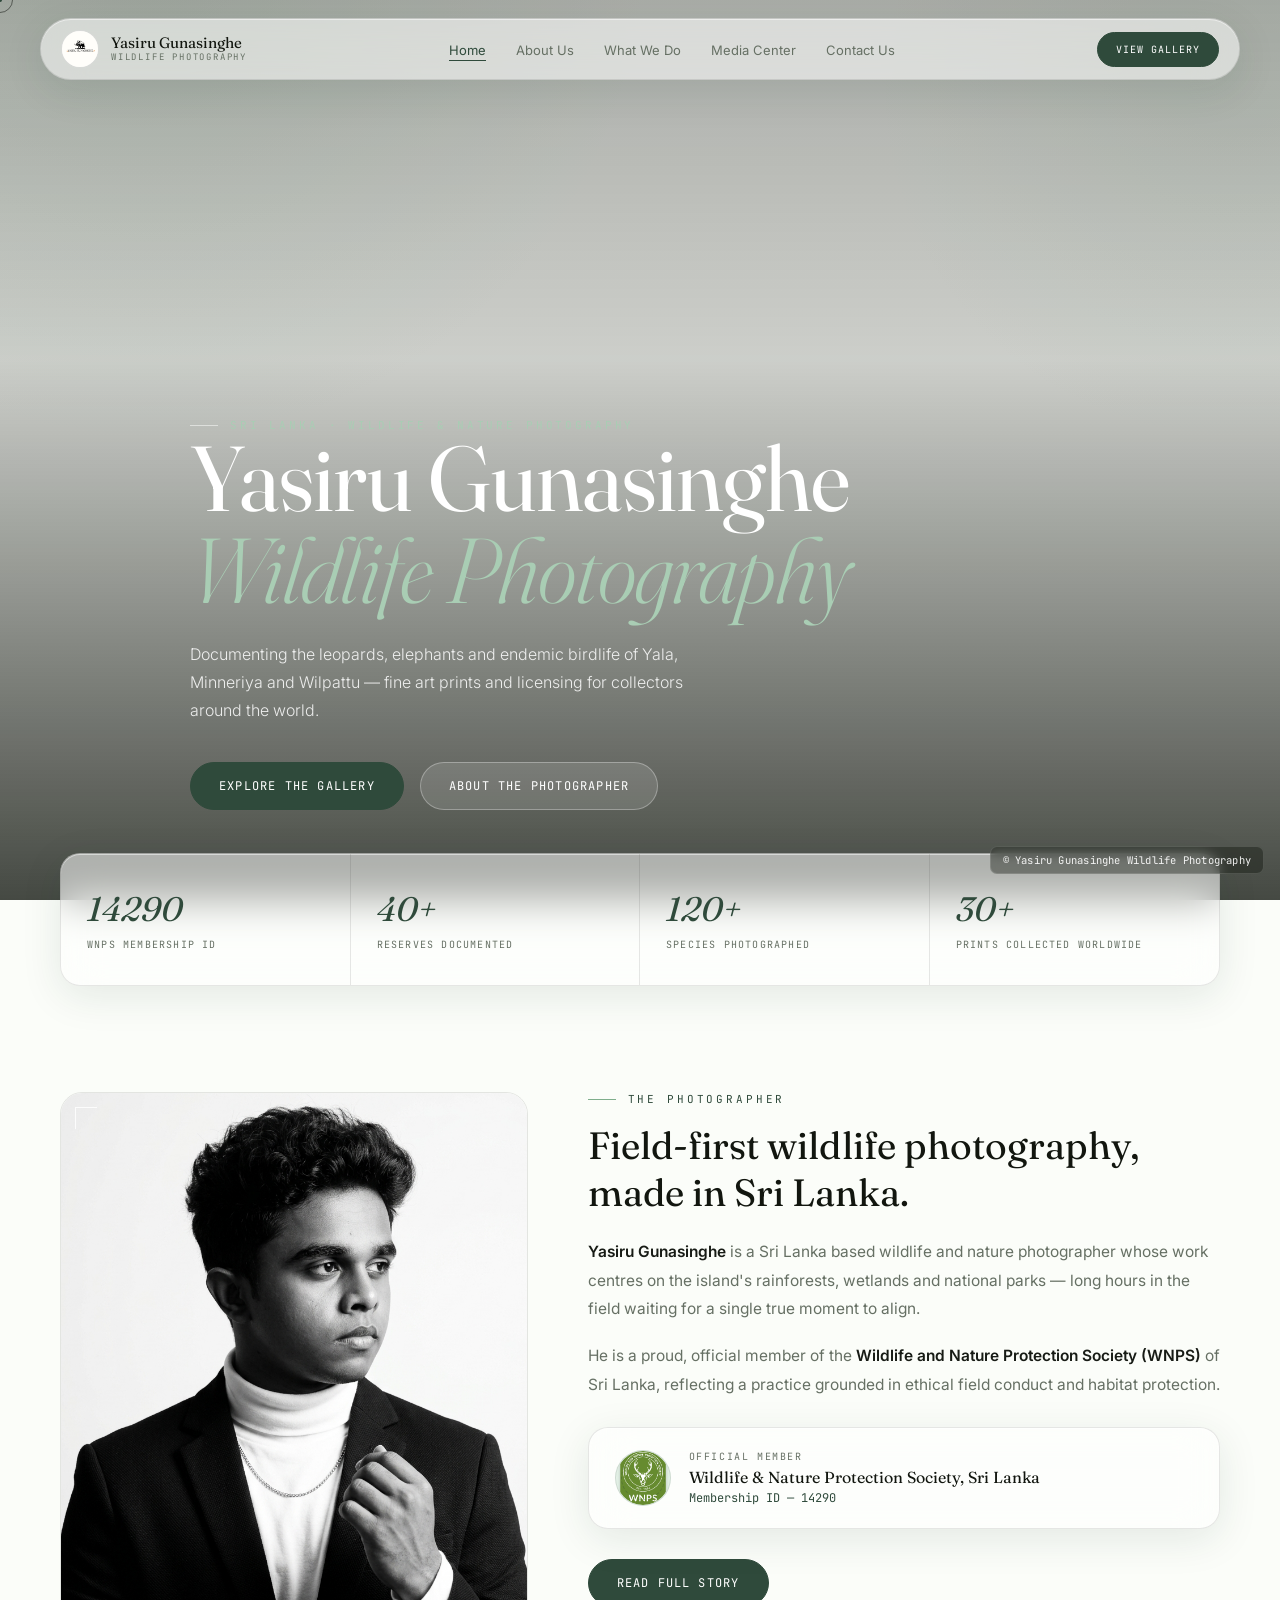
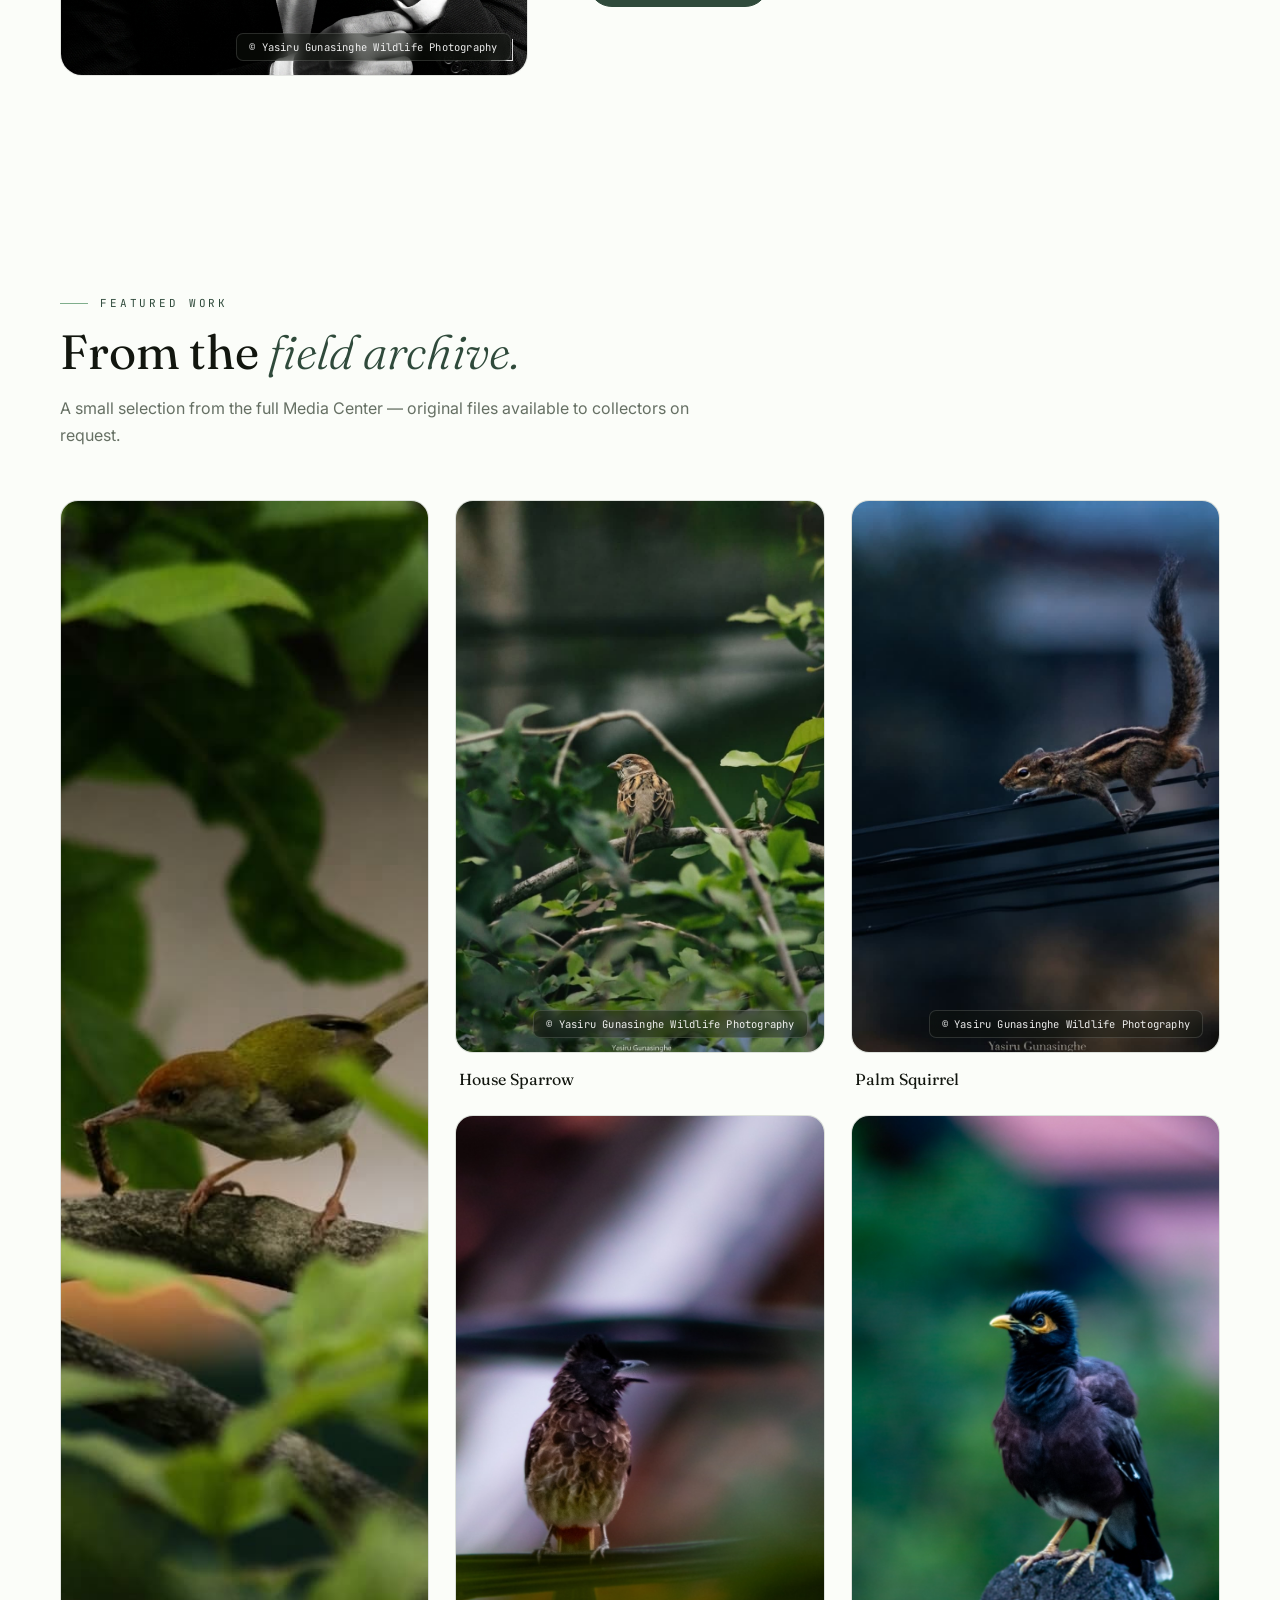
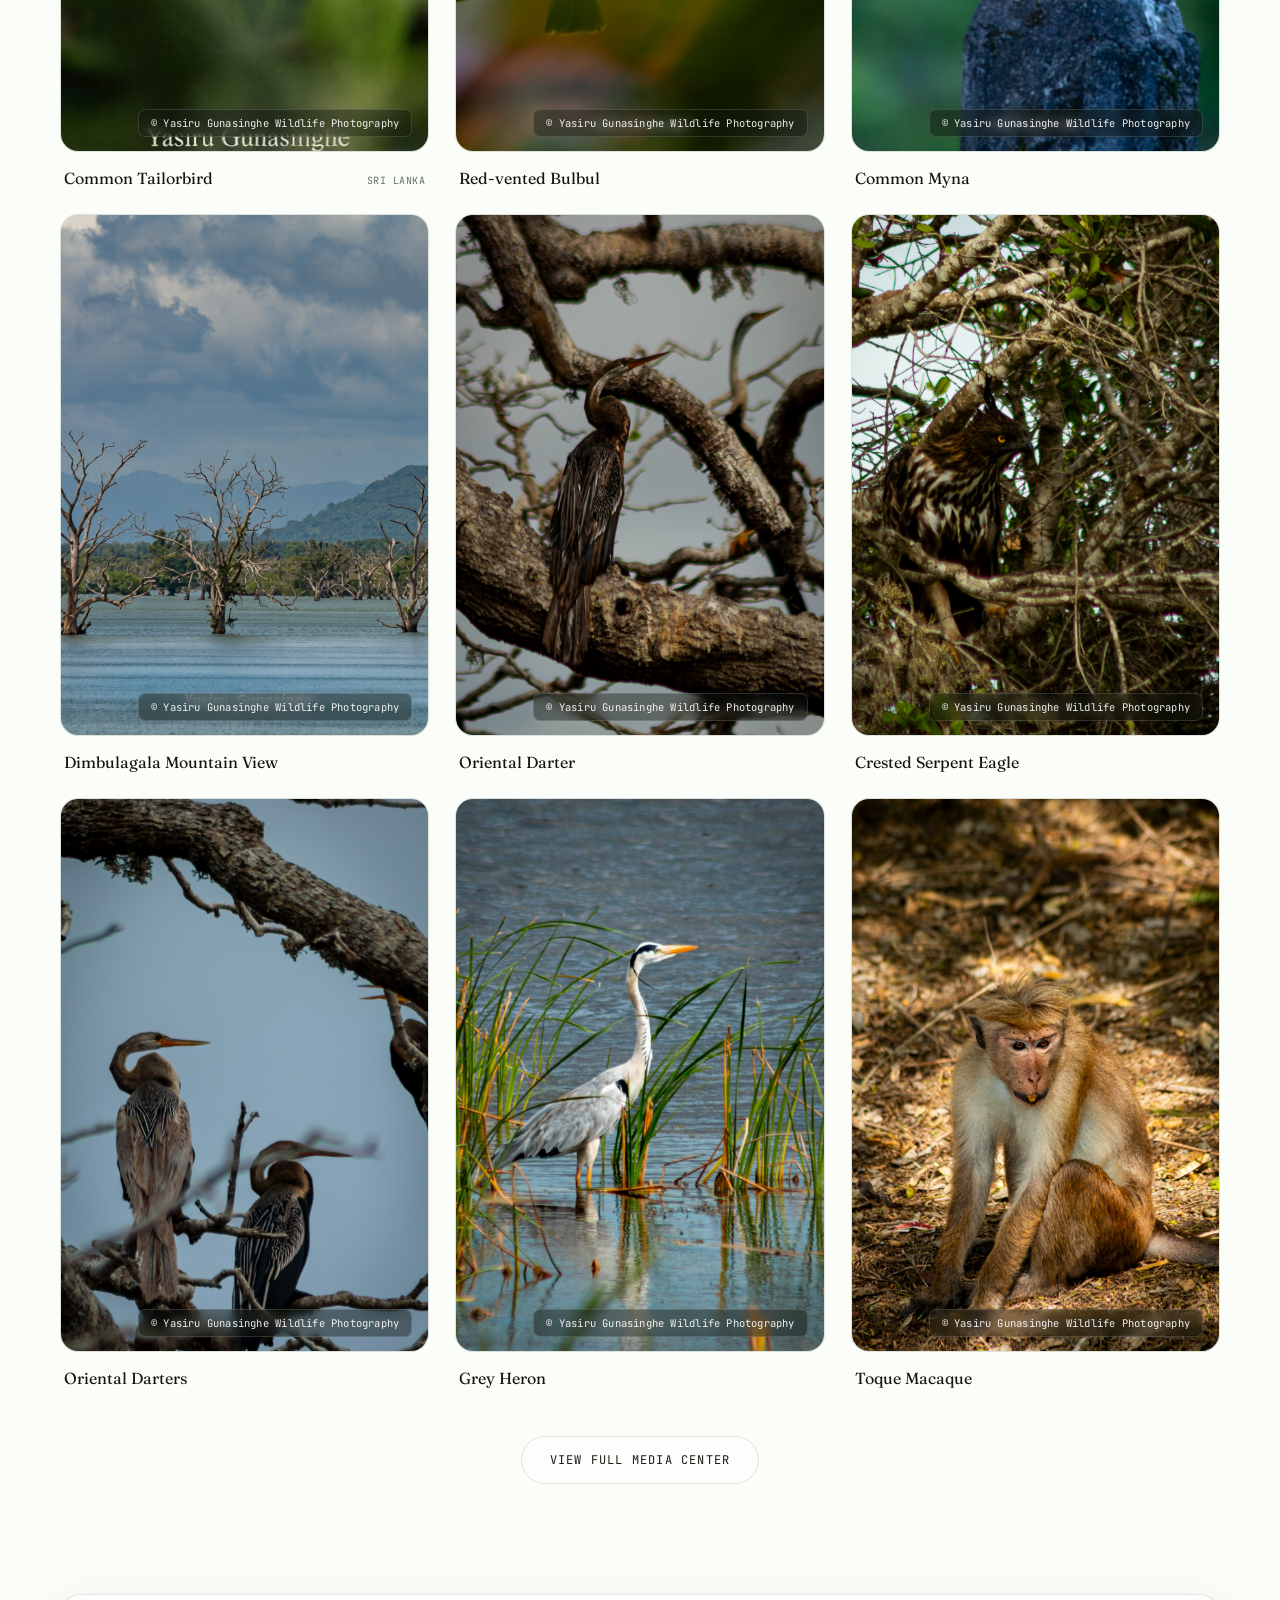
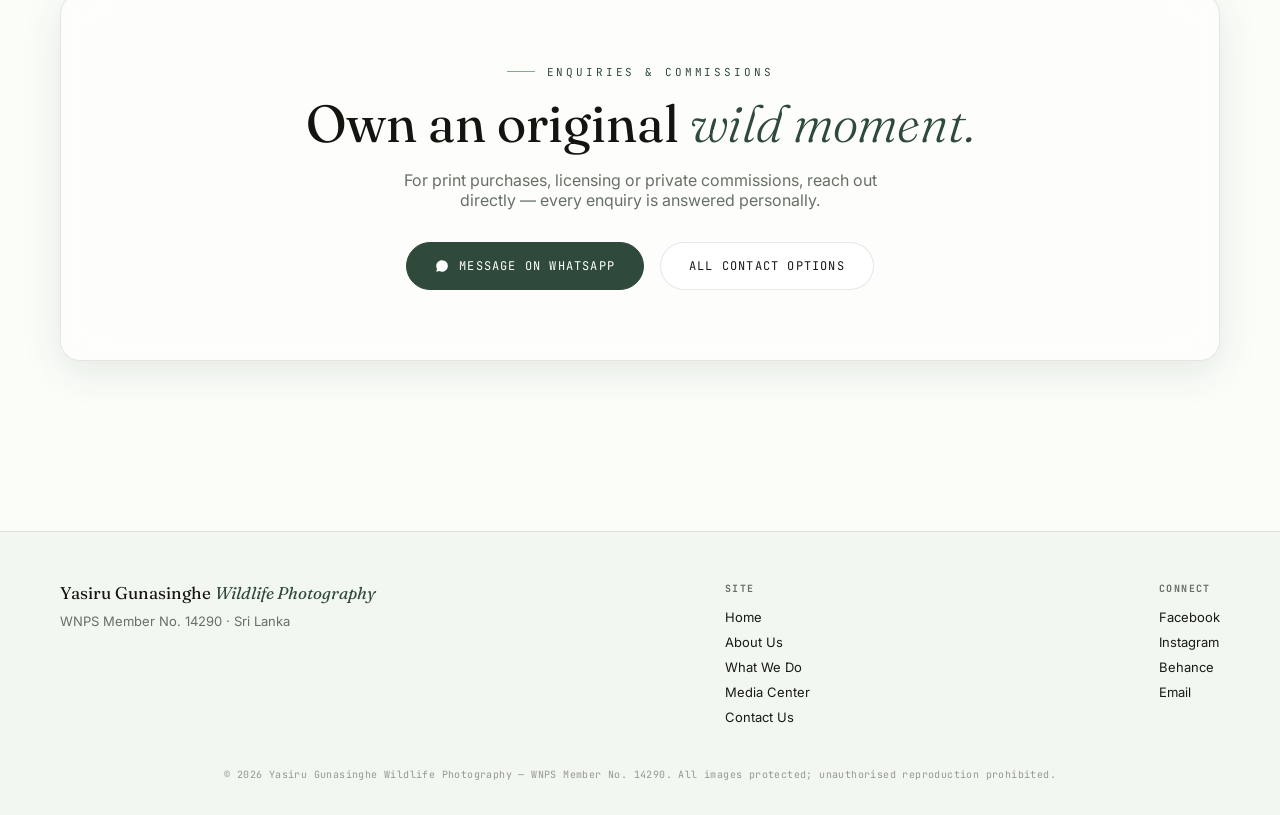
<file: index.html>
<!DOCTYPE html>
<html lang="en">
<head>
<meta charset="UTF-8">
<meta name="viewport" content="width=device-width, initial-scale=1.0">
<title>Yasiru Gunasinghe Wildlife Photography | Sri Lankan Wildlife &amp; Nature Photographer</title>
<meta name="description" content="Fine art wildlife and nature photography by Yasiru Gunasinghe, official WNPS member (ID 14290). Sri Lankan leopards, elephants and birdlife — prints and licensing worldwide.">
<link rel="canonical" href="https://www.yasirugunasinghe.com/index.html">
<link rel="icon" type="image/png" href="Yash Wild Photography logo.jpg">
<link rel="preconnect" href="https://fonts.googleapis.com">
<link rel="preconnect" href="https://fonts.gstatic.com" crossorigin>
<link href="https://fonts.googleapis.com/css2?family=Fraunces:ital,opsz,wght@0,9..144,300;0,9..144,400;0,9..144,500;0,9..144,600;1,9..144,400;1,9..144,500&family=Inter:wght@300;400;500;600&family=JetBrains+Mono:wght@300;400;500&display=swap" rel="stylesheet">
<link rel="stylesheet" href="assets/css/style.css">
  <script async src="https://pagead2.googlesyndication.com/pagead/js/adsbygoogle.js?client=ca-pub-1196212015785900"
     crossorigin="anonymous"></script>
</head>
<!--
  ============================================================================
  EDIT ME: change the WhatsApp number clients message when they hit "Buy Now"
  or any WhatsApp button on the site. Digits only, no + or spaces.
  ============================================================================
-->
<body data-whatsapp-number="14028087890">

<div class="bg-wash"></div>
<div class="cursor-ring" id="cursorRing"></div>
<div class="cursor-dot" id="cursorDot"></div>

<!-- ============================================================
     NAVIGATION — EDIT: brand name, logo image, menu labels/links
     ============================================================ -->
<header>
  <div class="navbar glass">
    <a href="index.html" class="brand">
      <!-- LOGO: replace this block with <img src="assets/img/logo.png" alt="..."> to use your own logo file -->
      <div class="logo-slot"><img src="Yash Wild Photography logo.jpg"></div>
      <div class="brand-name">Yasiru Gunasinghe<span>Wildlife Photography</span></div>
    </a>
    <nav>
      <ul>
        <li><a href="index.html" class="active">Home</a></li>
        <li><a href="about.html">About Us</a></li>
        <li><a href="what-we-do.html">What We Do</a></li>
        <li><a href="gallery.html">Media Center</a></li>
        <li><a href="contact.html">Contact Us</a></li>
      </ul>
    </nav>
    <a href="gallery.html" class="btn small primary">View Gallery</a>
    <button class="nav-toggle" id="navToggle" aria-label="Menu"><span></span></button>
  </div>
</header>

<div class="mobile-menu" id="mobileMenu">
  <a href="index.html" class="active">Home</a>
  <a href="about.html">About Us</a>
  <a href="what-we-do.html">What We Do</a>
  <a href="gallery.html">Media Center</a>
  <a href="contact.html">Contact Us</a>
</div>

<!-- ============================================================
     HERO — EDIT: banner image, eyebrow label, headline, subtext,
     and the two button labels/links. The watermark on this banner
     is added automatically by CSS — nothing to edit for that.
     ============================================================ -->
<section class="hero-bg" style="background-image:url('https://images.unsplash.com/photo-1546182990-dffeafbe841d?q=80&w=1800&auto=format&fit=crop');">
  <div class="hero-content">
    <div class="wrap">
      <div class="eyebrow on-dark">SRI LANKA &middot; WILDLIFE &amp; NATURE PHOTOGRAPHY</div>
      <h1 class="headline">Yasiru Gunasinghe<br><em>Wildlife Photography</em></h1>
      <p class="hero-sub">Documenting the leopards, elephants and endemic birdlife of Yala, Minneriya and Wilpattu — fine art prints and licensing for collectors around the world.</p>
      <div class="hero-actions">
        <a href="gallery.html" class="btn primary">Explore the Gallery</a>
        <a href="about.html" class="btn on-dark">About the Photographer</a>
      </div>
    </div>
  </div>
</section>

<!-- ============================================================
     STATS STRIP — EDIT: the four numbers and their labels
     ============================================================ -->
<div class="wrap reveal" style="margin-top:-1px;position:relative;z-index:3;">
  <div class="stats-strip glass" style="transform:translateY(-46px);">
    <div class="stat"><div class="num">14290</div><div class="lbl">WNPS Membership ID</div></div>
    <div class="stat"><div class="num">40+</div><div class="lbl">Reserves Documented</div></div>
    <div class="stat"><div class="num">120+</div><div class="lbl">Species Photographed</div></div>
    <div class="stat"><div class="num">30+</div><div class="lbl">Prints Collected Worldwide</div></div>
  </div>
</div>

<!-- ============================================================
     ABOUT TEASER — EDIT: portrait image, heading, paragraphs,
     and the WNPS badge icon/text.
     ============================================================ -->
<section class="section-pad" style="padding-top:60px;">
  <div class="wrap">
    <div class="about-grid">
      <div class="reveal">
        <!-- PORTRAIT PHOTO: swap the src to update the photographer's photo -->
        <div class="portrait-frame">
          <img src="Yasiru1.jpg" alt="Portrait of Yasiru Gunasinghe, Sri Lankan wildlife photographer">
          <div class="frame-corner frame-tl"></div>
          <div class="frame-corner frame-br"></div>
        </div>
      </div>
      <div class="reveal about-copy" style="transition-delay:.1s">
        <div class="eyebrow">THE PHOTOGRAPHER</div>
        <h2 style="font-family:var(--display);font-weight:400;font-size:clamp(26px,3.4vw,38px);margin:16px 0 22px;color:var(--black);">Field-first wildlife photography, made in Sri Lanka.</h2>
        <p><strong>Yasiru Gunasinghe</strong> is a Sri Lanka based wildlife and nature photographer whose work centres on the island's rainforests, wetlands and national parks — long hours in the field waiting for a single true moment to align.</p>
        <p>He is a proud, official member of the <strong>Wildlife and Nature Protection Society (WNPS)</strong> of Sri Lanka, reflecting a practice grounded in ethical field conduct and habitat protection.</p>

        <!-- WNPS BADGE: replace this block with <img src="assets/img/wnps-logo.png" alt="..."> to use the official WNPS logo -->
        <div class="wnps-badge glass">
          <div class="wnps-ring"> <img src="WNPS-Header-Logo.jpg"></div>
          <div class="wnps-text">
            <div class="label">Official Member</div>
            <div class="name">Wildlife &amp; Nature Protection Society, Sri Lanka</div>
            <div class="id">Membership ID — 14290</div>
          </div>
        </div>

        <div class="hero-actions" style="margin-top:30px;">
          <a href="about.html" class="btn primary">Read Full Story</a>
        </div>
      </div>
    </div>
  </div>
</section>





<!-- ============================================================
     FEATURED GALLERY — EDIT: heading, and each photo card below.
     Click-to-zoom works automatically on every card with class
     "lightbox-item" — the watermark is added automatically too.
     TO ADD A PHOTO: copy one <article class="photo-card">...</article>
     block and change the image, text and data-photo-* attributes.
     ============================================================ -->
<section class="section-pad">
  <div class="wrap">
    <div class="section-head reveal">
      <div class="eyebrow">FEATURED WORK</div>
      <h2>From the <em>field archive.</em></h2>
      <p>A small selection from the full Media Center — original files available to collectors on request.</p>
    </div>

    <div class="gallery-grid">

    <!-- ---- PHOTO CARD 1 ---- -->
      <article class="photo-card" data-size="tall">
        <div class="photo-frame lightbox-item"
             data-photo-title="Common Tailorbird"
             data-photo-location="Sri Lanka"
            
             data-photo-id="YG-001">
          <img src="Common Tailorbird.jpg" alt="Common Tailorbird">
          <div class="overlay-top">
            <span class="id-tag">YG-001</span>
            <span class="protected-tag"><svg viewBox="0 0 24 24" fill="none" stroke="currentColor" stroke-width="1.8"><path d="M12 2l7 4v6c0 5-3.4 8-7 10-3.6-2-7-5-7-10V6l7-4z"/></svg>PROTECTED</span>
          </div>
          <div class="media-overlay">
            <div class="overlay-info">
              <h3>A diligent Common Tailorbird captured with its catch, highlighting its vibrant green plumage and active nature amidst leafy surroundings.</h3>
              <div class="overlay-meta">Sri Lanka</div>
              <div class="buy-row">
               
                <button class="buy-btn" type="button" data-photo-title="Common Tailorbird" data-photo-id="YG-001" data-photo-location="Sri Lanka">
                  <svg viewBox="0 0 24 24" fill="currentColor" width="13" height="13"><path d="M12.04 2C6.58 2 2.13 6.45 2.13 11.91c0 1.75.46 3.45 1.33 4.95L2.05 22l5.28-1.38a9.87 9.87 0 004.71 1.2h.01c5.46 0 9.91-4.45 9.91-9.91 0-2.65-1.03-5.14-2.9-7.01A9.82 9.82 0 0012.04 2z"/></svg>
                  Buy Now
                </button>
              </div>
            </div>
          </div>
        </div>
        <div class="photo-caption"><span class="cap-title">Common Tailorbird</span><span class="cap-loc">Sri Lanka </span></div>
      </article>

      <!-- ---- PHOTO CARD 2 ---- -->
      <article class="photo-card">
        <div class="photo-frame lightbox-item"
             data-photo-title="House Sparrow"
             data-photo-location="Sri Lanka"
            
             data-photo-id="YG-002">
          <img src="House Sparrow.jpg" alt="House Sparrow">
          <div class="overlay-top">
            <span class="id-tag">YG-002</span>
            <span class="protected-tag"><svg viewBox="0 0 24 24" fill="none" stroke="currentColor" stroke-width="1.8"><path d="M12 2l7 4v6c0 5-3.4 8-7 10-3.6-2-7-5-7-10V6l7-4z"/></svg>PROTECTED</span>
          </div>
          <div class="media-overlay">
            <div class="overlay-info">
              <h3>A small House Sparrow perched peacefully amidst green foliage, captured in its natural urban habitat.</h3>
              <div class="overlay-meta">Sri Lanka</div>
              <div class="buy-row">
              
                <button class="buy-btn" type="button" data-photo-title="House Sparrowk" data-photo-id="YG-002" data-photo-location="Sri Lanka">
                  <svg viewBox="0 0 24 24" fill="currentColor" width="13" height="13"><path d="M12.04 2C6.58 2 2.13 6.45 2.13 11.91c0 1.75.46 3.45 1.33 4.95L2.05 22l5.28-1.38a9.87 9.87 0 004.71 1.2h.01c5.46 0 9.91-4.45 9.91-9.91 0-2.65-1.03-5.14-2.9-7.01A9.82 9.82 0 0012.04 2z"/></svg>
                  Buy Now
                </button>
              </div>
            </div>
          </div>
        </div>
        <div class="photo-caption"><span class="cap-title">House Sparrow</span><span class="cap-loc"></span></div>
      </article>

      <!-- ---- PHOTO CARD 3 ---- -->
      <article class="photo-card">
        <div class="photo-frame lightbox-item"
             data-photo-title="Palm Squirrel"
             data-photo-location=" Sri Lanka"
           
             data-photo-id="YG-003">
          <img src="Palm Squirrel.jpeg" alt="Palm Squirrel">
          <div class="overlay-top">
            <span class="id-tag">YG-003</span>
            <span class="protected-tag"><svg viewBox="0 0 24 24" fill="none" stroke="currentColor" stroke-width="1.8"><path d="M12 2l7 4v6c0 5-3.4 8-7 10-3.6-2-7-5-7-10V6l7-4z"/></svg>PROTECTED</span>
          </div>
          <div class="media-overlay">
            <div class="overlay-info">
              <h3>An energetic palm squirrel captured mid-stride balancing along utility lines, highlighting its characteristic stripes and playful agility.</h3>
              <div class="overlay-meta">Sri Lanka</div>
              <div class="buy-row">
               
                <button class="buy-btn" type="button" data-photo-title="Palm Squirrel" data-photo-id="YG-003" data-photo-location=" Sri Lanka">
                  <svg viewBox="0 0 24 24" fill="currentColor" width="13" height="13"><path d="M12.04 2C6.58 2 2.13 6.45 2.13 11.91c0 1.75.46 3.45 1.33 4.95L2.05 22l5.28-1.38a9.87 9.87 0 004.71 1.2h.01c5.46 0 9.91-4.45 9.91-9.91 0-2.65-1.03-5.14-2.9-7.01A9.82 9.82 0 0012.04 2z"/></svg>
                  Buy Now
                </button>
              </div>
            </div>
          </div>
        </div>
        <div class="photo-caption"><span class="cap-title">Palm Squirrel</span><span class="cap-loc"></span></div>
      </article>

    

      <!-- ---- PHOTO CARD 4 ---- -->
      <article class="photo-card">
        <div class="photo-frame lightbox-item"
             data-photo-title="Red-vented Bulbul"
             data-photo-location=" Sri Lanka"
           
             data-photo-id="YG-004">
          <img src="Red-vented Bulbul.jpg" alt="Red-vented Bulbul">
          <div class="overlay-top">
            <span class="id-tag">YG-004</span>
            <span class="protected-tag"><svg viewBox="0 0 24 24" fill="none" stroke="currentColor" stroke-width="1.8"><path d="M12 2l7 4v6c0 5-3.4 8-7 10-3.6-2-7-5-7-10V6l7-4z"/></svg>PROTECTED</span>
          </div>
          <div class="media-overlay">
            <div class="overlay-info">
              <h3>A vibrant Red-vented Bulbul captured mid-call, showcasing its distinct crest and natural behavior in the wild.</h3>
              <div class="overlay-meta">Sri Lanka</div>
              <div class="buy-row">
               
                <button class="buy-btn" type="button" data-photo-title="Red-vented Bulbul" data-photo-id="YG-004" data-photo-location=" Sri Lanka">
                  <svg viewBox="0 0 24 24" fill="currentColor" width="13" height="13"><path d="M12.04 2C6.58 2 2.13 6.45 2.13 11.91c0 1.75.46 3.45 1.33 4.95L2.05 22l5.28-1.38a9.87 9.87 0 004.71 1.2h.01c5.46 0 9.91-4.45 9.91-9.91 0-2.65-1.03-5.14-2.9-7.01A9.82 9.82 0 0012.04 2z"/></svg>
                  Buy Now
                </button>
              </div>
            </div>
          </div>
        </div>
        <div class="photo-caption"><span class="cap-title">Red-vented Bulbul</span><span class="cap-loc"></span></div>
      </article>


      <!-- ---- PHOTO CARD 5 ---- -->
      <article class="photo-card">
        <div class="photo-frame lightbox-item"
             data-photo-title="Common Myna"
             data-photo-location=" Sri Lanka"
           
             data-photo-id="YG-005">
          <img src="Common Myna.jpg" alt="Common Myna">
          <div class="overlay-top">
            <span class="id-tag">YG-005</span>
            <span class="protected-tag"><svg viewBox="0 0 24 24" fill="none" stroke="currentColor" stroke-width="1.8"><path d="M12 2l7 4v6c0 5-3.4 8-7 10-3.6-2-7-5-7-10V6l7-4z"/></svg>PROTECTED</span>
          </div>
          <div class="media-overlay">
            <div class="overlay-info">
              <h3>A alert Common Myna perched gracefully, captured in its natural environment highlighting its distinct yellow markings and plumage.</h3>
              <div class="overlay-meta">Sri Lanka</div>
              <div class="buy-row">
               
                <button class="buy-btn" type="button" data-photo-title="Common Myna" data-photo-id="YG-005" data-photo-location=" Sri Lanka">
                  <svg viewBox="0 0 24 24" fill="currentColor" width="13" height="13"><path d="M12.04 2C6.58 2 2.13 6.45 2.13 11.91c0 1.75.46 3.45 1.33 4.95L2.05 22l5.28-1.38a9.87 9.87 0 004.71 1.2h.01c5.46 0 9.91-4.45 9.91-9.91 0-2.65-1.03-5.14-2.9-7.01A9.82 9.82 0 0012.04 2z"/></svg>
                  Buy Now
                </button>
              </div>
            </div>
          </div>
        </div>
        <div class="photo-caption"><span class="cap-title">Common Myna</span><span class="cap-loc"></span></div>
      </article>


           <!-- ---- PHOTO CARD 6 ---- -->
      <article class="photo-card">
        <div class="photo-frame lightbox-item"
             data-photo-title="Dimbulagala Mountain View"
             data-photo-location=" Sri Lanka"
           
             data-photo-id="YG-006">
          <img src="Dimbulagala Mountain View.jpg" alt="Dimbulagala Mountain View">
          <div class="overlay-top">
            <span class="id-tag">YG-006</span>
            <span class="protected-tag"><svg viewBox="0 0 24 24" fill="none" stroke="currentColor" stroke-width="1.8"><path d="M12 2l7 4v6c0 5-3.4 8-7 10-3.6-2-7-5-7-10V6l7-4z"/></svg>PROTECTED</span>
          </div>
          <div class="media-overlay">
            <div class="overlay-info">
              <h3>A serene landscape captured from Inginiyagala, featuring striking dead trees rising from the reservoir, framed by distant mountains under a dramatic, cloudy sky.</h3>
              <div class="overlay-meta">Sri Lanka</div>
              <div class="buy-row">
               
                <button class="buy-btn" type="button" data-photo-title="Dimbulagala Mountain View" data-photo-id="YG-006" data-photo-location=" Sri Lanka">
                  <svg viewBox="0 0 24 24" fill="currentColor" width="13" height="13"><path d="M12.04 2C6.58 2 2.13 6.45 2.13 11.91c0 1.75.46 3.45 1.33 4.95L2.05 22l5.28-1.38a9.87 9.87 0 004.71 1.2h.01c5.46 0 9.91-4.45 9.91-9.91 0-2.65-1.03-5.14-2.9-7.01A9.82 9.82 0 0012.04 2z"/></svg>
                  Buy Now
                </button>
              </div>
            </div>
          </div>
        </div>
        <div class="photo-caption"><span class="cap-title">Dimbulagala Mountain View</span><span class="cap-loc"></span></div>
      </article>


       <!-- ---- PHOTO CARD 7 ---- -->
      <article class="photo-card">
        <div class="photo-frame lightbox-item"
             data-photo-title="Oriental Darter"
             data-photo-location=" Bundala ,Sri Lanka"
           
             data-photo-id="YG-007">
          <img src="Oriental Darter.jpg" alt="Bundala National Park">
          <div class="overlay-top">
            <span class="id-tag">YG-007</span>
            <span class="protected-tag"><svg viewBox="0 0 24 24" fill="none" stroke="currentColor" stroke-width="1.8"><path d="M12 2l7 4v6c0 5-3.4 8-7 10-3.6-2-7-5-7-10V6l7-4z"/></svg>PROTECTED</span>
          </div>
          <div class="media-overlay">
            <div class="overlay-info">
              <h3>The Serpent of the Canopy (Oriental Darter)</h3>
              <div class="overlay-meta">Sri Lanka</div>
              <div class="buy-row">
               
                <button class="buy-btn" type="button" data-photo-title="Oriental Darter" data-photo-id="YG-007" data-photo-location="Bundala, Sri Lanka">
                  <svg viewBox="0 0 24 24" fill="currentColor" width="13" height="13"><path d="M12.04 2C6.58 2 2.13 6.45 2.13 11.91c0 1.75.46 3.45 1.33 4.95L2.05 22l5.28-1.38a9.87 9.87 0 004.71 1.2h.01c5.46 0 9.91-4.45 9.91-9.91 0-2.65-1.03-5.14-2.9-7.01A9.82 9.82 0 0012.04 2z"/></svg>
                  Buy Now
                </button>
              </div>
            </div>
          </div>
        </div>
        <div class="photo-caption"><span class="cap-title">Oriental Darter</span><span class="cap-loc"></span></div>
      </article>


       <!-- ---- PHOTO CARD 8 ---- -->
      <article class="photo-card">
        <div class="photo-frame lightbox-item"
             data-photo-title="Crested Serpent Eagle"
             data-photo-location=" Bundala,Sri Lanka"
           
             data-photo-id="YG-008">
          <img src="Crested Serpent Eagle.jpg" alt="Bundala National Park">
          <div class="overlay-top">
            <span class="id-tag">YG-008</span>
            <span class="protected-tag"><svg viewBox="0 0 24 24" fill="none" stroke="currentColor" stroke-width="1.8"><path d="M12 2l7 4v6c0 5-3.4 8-7 10-3.6-2-7-5-7-10V6l7-4z"/></svg>PROTECTED</span>
          </div>
          <div class="media-overlay">
            <div class="overlay-info">
              <h3>The Gaze of the Jungle King (Crested Serpent Eagle)</h3>
              <div class="overlay-meta">Sri Lanka</div>
              <div class="buy-row">
               
                <button class="buy-btn" type="button" data-photo-title="Crested Serpent Eagle" data-photo-id="YG-008" data-photo-location=" Sri Lanka">
                  <svg viewBox="0 0 24 24" fill="currentColor" width="13" height="13"><path d="M12.04 2C6.58 2 2.13 6.45 2.13 11.91c0 1.75.46 3.45 1.33 4.95L2.05 22l5.28-1.38a9.87 9.87 0 004.71 1.2h.01c5.46 0 9.91-4.45 9.91-9.91 0-2.65-1.03-5.14-2.9-7.01A9.82 9.82 0 0012.04 2z"/></svg>
                  Buy Now
                </button>
              </div>
            </div>
          </div>
        </div>
        <div class="photo-caption"><span class="cap-title">Crested Serpent Eagle</span><span class="cap-loc"></span></div>
      </article>



       <!-- ---- PHOTO CARD 9 ---- -->
      <article class="photo-card">
        <div class="photo-frame lightbox-item"
             data-photo-title="Oriental Darters"
             data-photo-location=" Bundala,Sri Lanka"
           
             data-photo-id="YG-009">
          <img src="Oriental Darters1.jpg" alt="Bundala National Park">
          <div class="overlay-top">
            <span class="id-tag">YG-009</span>
            <span class="protected-tag"><svg viewBox="0 0 24 24" fill="none" stroke="currentColor" stroke-width="1.8"><path d="M12 2l7 4v6c0 5-3.4 8-7 10-3.6-2-7-5-7-10V6l7-4z"/></svg>PROTECTED</span>
          </div>
          <div class="media-overlay">
            <div class="overlay-info">
              <h3>Trio of the Canopy (Oriental Darters)</h3>
              <div class="overlay-meta">Sri Lanka</div>
              <div class="buy-row">
               
                <button class="buy-btn" type="button" data-photo-title="Oriental Darters" data-photo-id="YG-009" data-photo-location=" Sri Lanka">
                  <svg viewBox="0 0 24 24" fill="currentColor" width="13" height="13"><path d="M12.04 2C6.58 2 2.13 6.45 2.13 11.91c0 1.75.46 3.45 1.33 4.95L2.05 22l5.28-1.38a9.87 9.87 0 004.71 1.2h.01c5.46 0 9.91-4.45 9.91-9.91 0-2.65-1.03-5.14-2.9-7.01A9.82 9.82 0 0012.04 2z"/></svg>
                  Buy Now
                </button>
              </div>
            </div>
          </div>
        </div>
        <div class="photo-caption"><span class="cap-title">Oriental Darters</span><span class="cap-loc"></span></div>
      </article>

 <!-- ---- PHOTO CARD 10 ---- -->
      <article class="photo-card">
        <div class="photo-frame lightbox-item"
             data-photo-title="Grey Heron"
             data-photo-location=" Bundala,Sri Lanka"
           
             data-photo-id="YG-010">
          <img src="Grey Heron.jpg" alt="Bundala National Park">
          <div class="overlay-top">
            <span class="id-tag">YG-010</span>
            <span class="protected-tag"><svg viewBox="0 0 24 24" fill="none" stroke="currentColor" stroke-width="1.8"><path d="M12 2l7 4v6c0 5-3.4 8-7 10-3.6-2-7-5-7-10V6l7-4z"/></svg>PROTECTED</span>
          </div>
          <div class="media-overlay">
            <div class="overlay-info">
              <h3>Trio of the Canopy (Oriental Darters)</h3>
              <div class="overlay-meta">Sri Lanka</div>
              <div class="buy-row">
               
                <button class="buy-btn" type="button" data-photo-title="Grey Heron" data-photo-id="YG-010" data-photo-location=" Sri Lanka">
                  <svg viewBox="0 0 24 24" fill="currentColor" width="13" height="13"><path d="M12.04 2C6.58 2 2.13 6.45 2.13 11.91c0 1.75.46 3.45 1.33 4.95L2.05 22l5.28-1.38a9.87 9.87 0 004.71 1.2h.01c5.46 0 9.91-4.45 9.91-9.91 0-2.65-1.03-5.14-2.9-7.01A9.82 9.82 0 0012.04 2z"/></svg>
                  Buy Now
                </button>
              </div>
            </div>
          </div>
        </div>
        <div class="photo-caption"><span class="cap-title">Grey Heron</span><span class="cap-loc"></span></div>
      </article>



       <!-- ---- PHOTO CARD 11 ---- -->
      <article class="photo-card">
        <div class="photo-frame lightbox-item"
             data-photo-title="Toque Macaque"
             data-photo-location=" Bundala,Sri Lanka"
           
             data-photo-id="YG-011">
          <img src="Toque Macaque.jpg" alt="Bundala National Park">
          <div class="overlay-top">
            <span class="id-tag">YG-011</span>
            <span class="protected-tag"><svg viewBox="0 0 24 24" fill="none" stroke="currentColor" stroke-width="1.8"><path d="M12 2l7 4v6c0 5-3.4 8-7 10-3.6-2-7-5-7-10V6l7-4z"/></svg>PROTECTED</span>
          </div>
          <div class="media-overlay">
            <div class="overlay-info">
              <h3>The Golden Spectator (Toque Macaque)</h3>
              <div class="overlay-meta">Sri Lanka</div>
              <div class="buy-row">
               
                <button class="buy-btn" type="button" data-photo-title="Toque Macaque" data-photo-id="YG-011" data-photo-location=" Sri Lanka">
                  <svg viewBox="0 0 24 24" fill="currentColor" width="13" height="13"><path d="M12.04 2C6.58 2 2.13 6.45 2.13 11.91c0 1.75.46 3.45 1.33 4.95L2.05 22l5.28-1.38a9.87 9.87 0 004.71 1.2h.01c5.46 0 9.91-4.45 9.91-9.91 0-2.65-1.03-5.14-2.9-7.01A9.82 9.82 0 0012.04 2z"/></svg>
                  Buy Now
                </button>
              </div>
            </div>
          </div>
        </div>
        <div class="photo-caption"><span class="cap-title">Toque Macaque</span><span class="cap-loc"></span></div>
      </article>




      
    
    </div>

    <div style="text-align:center;margin-top:48px;">
      <a href="gallery.html" class="btn">View Full Media Center</a>
    </div>
  </div>
</section>








<!-- ============================================================
     CTA — EDIT: heading, subtext, WhatsApp message
     ============================================================ -->
<section class="section-pad" style="padding-top:0;">
  <div class="wrap">
    <div class="cta-panel glass reveal">
      <div class="eyebrow" style="justify-content:center;display:flex;">ENQUIRIES &amp; COMMISSIONS</div>
      <h2 style="margin-top:16px;">Own an original <em>wild moment.</em></h2>
      <p>For print purchases, licensing or private commissions, reach out directly — every enquiry is answered personally.</p>
      <div class="cta-actions">
        <a class="btn primary" href="#" data-whatsapp-msg="Hello Yasiru, I'd like to enquire about your wildlife photography prints and commissions.">
          <svg viewBox="0 0 24 24" fill="currentColor" width="14" height="14"><path d="M12.04 2C6.58 2 2.13 6.45 2.13 11.91c0 1.75.46 3.45 1.33 4.95L2.05 22l5.28-1.38a9.87 9.87 0 004.71 1.2h.01c5.46 0 9.91-4.45 9.91-9.91 0-2.65-1.03-5.14-2.9-7.01A9.82 9.82 0 0012.04 2z"/></svg>
          Message on WhatsApp
        </a>
        <a class="btn" href="contact.html">All Contact Options</a>
      </div>
    </div>
  </div>
</section>

<!-- ============================================================
     FOOTER — EDIT: tagline, social links, copyright note
     ============================================================ -->
<footer>
  <div class="wrap">
    <div class="footer-grid">
      <div>
        <div class="footer-brand">Yasiru Gunasinghe <em>Wildlife Photography</em></div>
        <p style="color:var(--mist);font-size:13px;margin-top:10px;max-width:260px;">WNPS Member No. 14290 &middot; Sri Lanka</p>
      </div>
      <div class="footer-col">
        <h5>Site</h5>
        <a href="index.html">Home</a>
        <a href="about.html">About Us</a>
        <a href="what-we-do.html">What We Do</a>
        <a href="gallery.html">Media Center</a>
        <a href="contact.html">Contact Us</a>
      </div>
      <div class="footer-col">
        <h5>Connect</h5>
        <a href="https://www.facebook.com/profile.php?id=100081124653240" target="_blank" rel="noopener">Facebook</a>
        <a href="https://www.instagram.com/Yasiru_Gunasinghe" target="_blank" rel="noopener">Instagram</a>
        <a href="https://www.behance.net/yasiruphotogr" target="_blank" rel="noopener">Behance</a>
        <a href="mailto:yashphotography.lk0@gmail.com">Email</a>
      </div>
    </div>
    <div class="footer-note">&copy; <span class="js-year"></span> Yasiru Gunasinghe Wildlife Photography — WNPS Member No. 14290. All images protected; unauthorised reproduction prohibited.</div>
  </div>
</footer>

<script src="assets/js/main.js"></script>
</body>
</html>
</file>
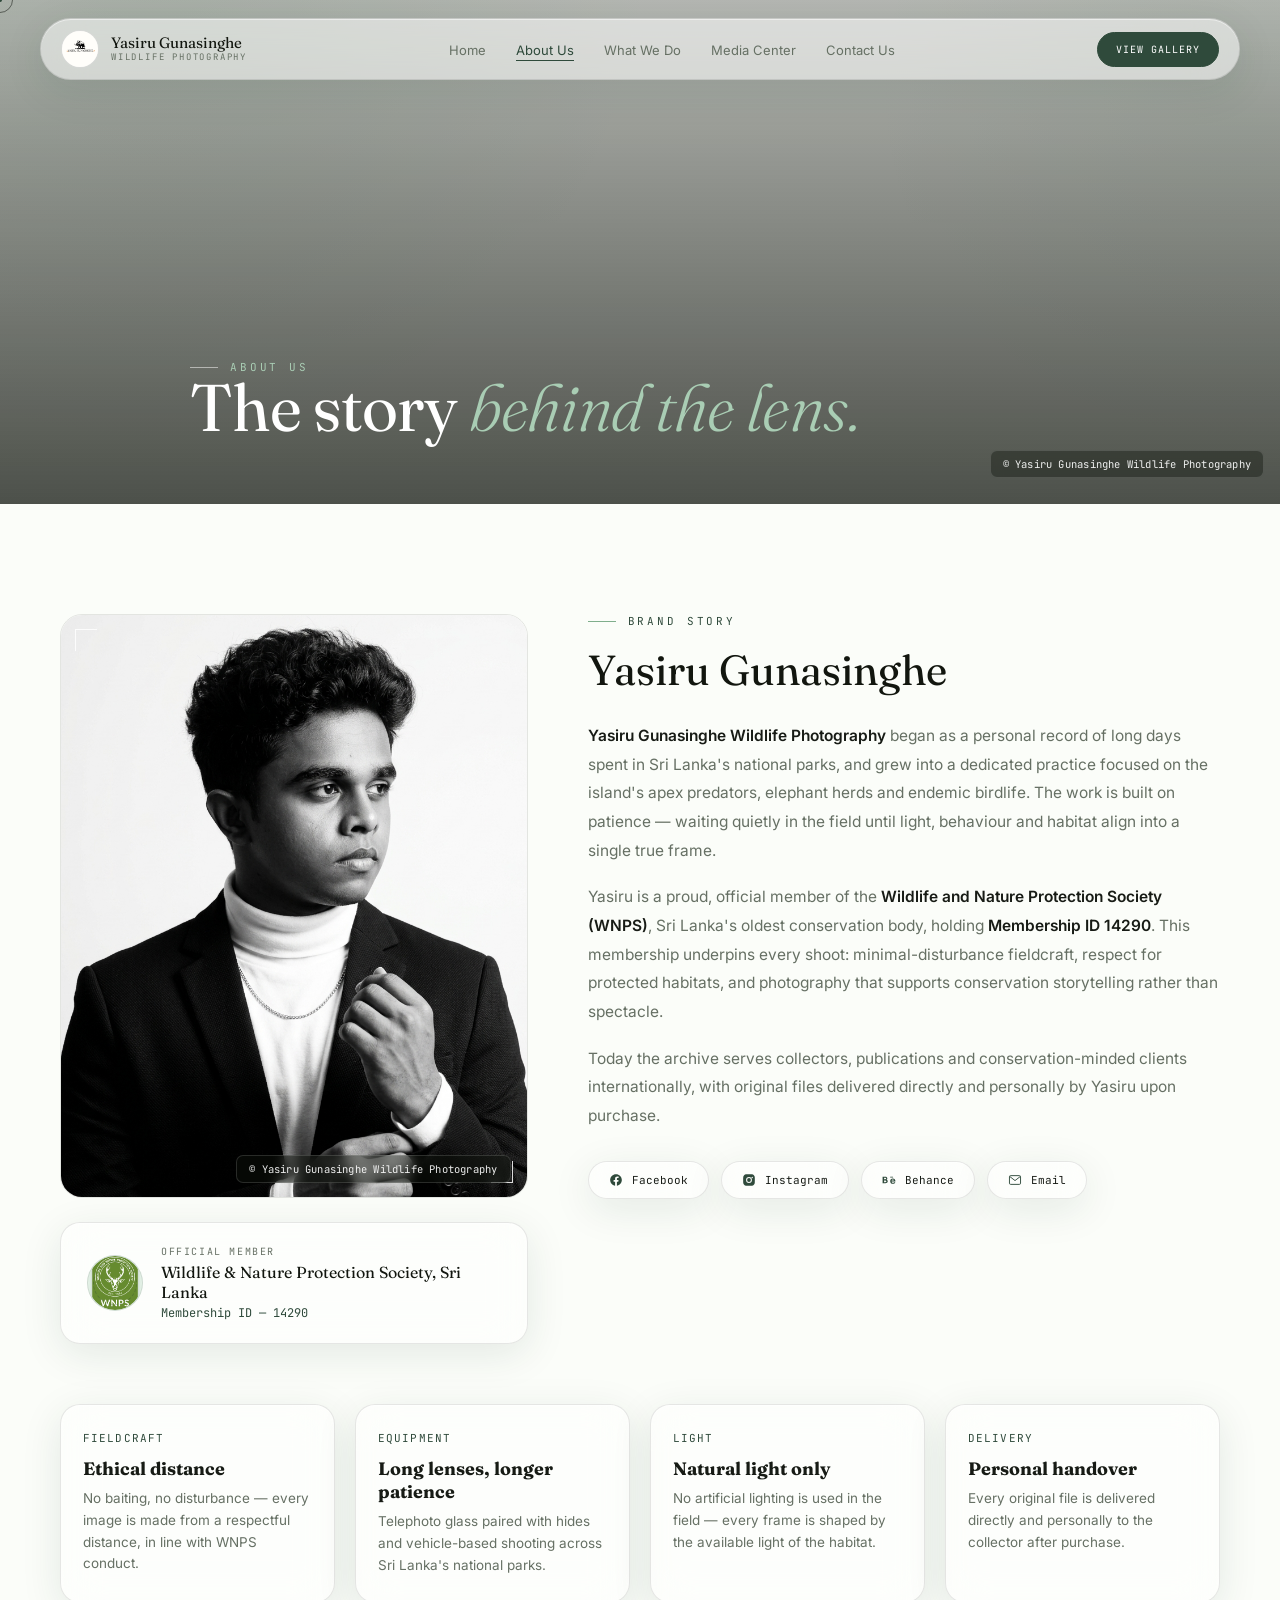
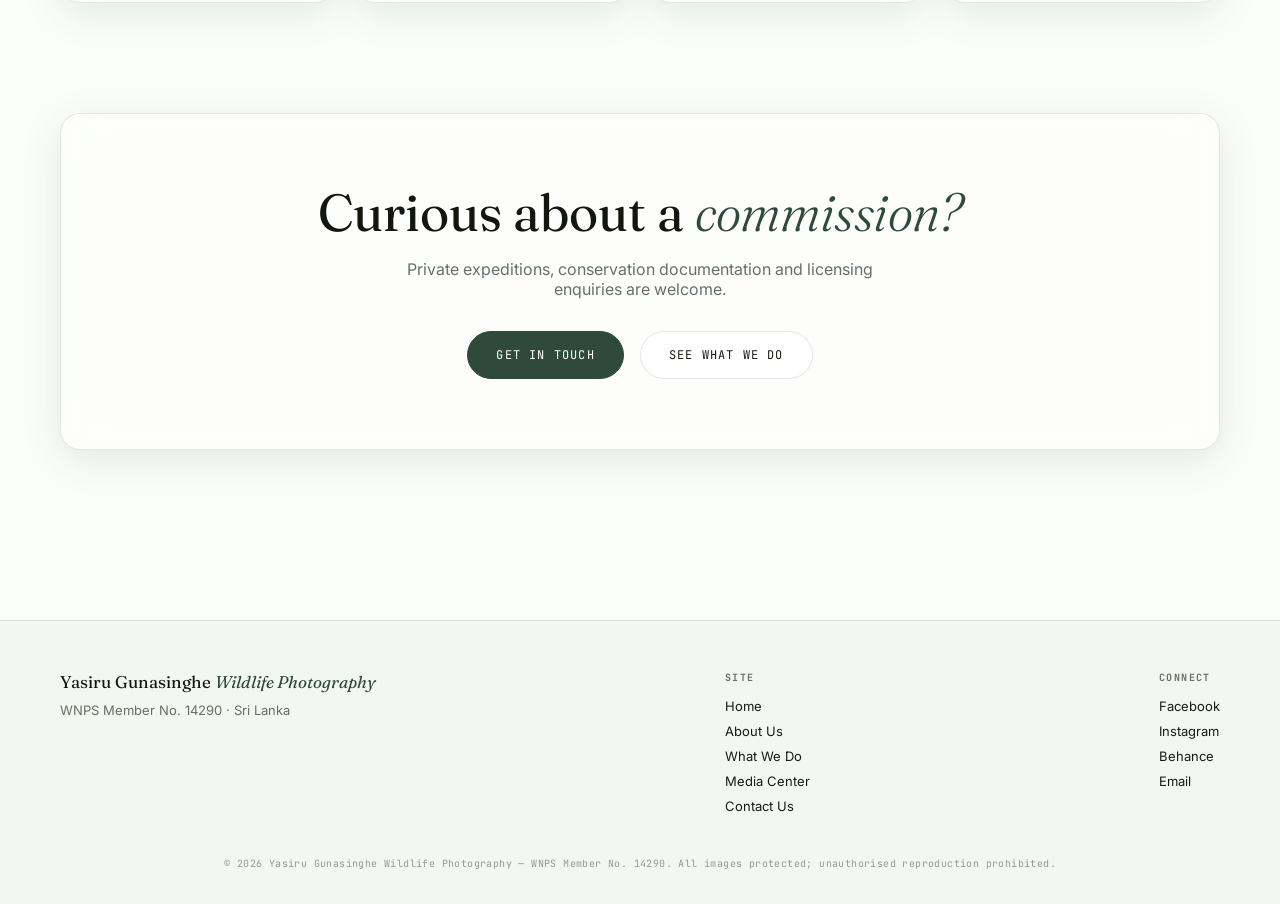
<file: about.html>
<!DOCTYPE html>
<html lang="en">
<head>
<meta charset="UTF-8">
<meta name="viewport" content="width=device-width, initial-scale=1.0">
<title>About Us | Yasiru Gunasinghe Wildlife Photography</title>
<meta name="description" content="Meet Yasiru Gunasinghe — Sri Lankan wildlife and nature photographer, official WNPS member (ID 14290). Brand story, ethics and equipment overview.">
<link rel="canonical" href="https://www.yasirugunasinghe.com/about.html">
<link rel="icon" type="image/jpeg" href="Yash Wild Photography logo.jpg">
<link rel="preconnect" href="https://fonts.googleapis.com">
<link rel="preconnect" href="https://fonts.gstatic.com" crossorigin>
<link href="https://fonts.googleapis.com/css2?family=Fraunces:ital,opsz,wght@0,9..144,300;0,9..144,400;0,9..144,500;0,9..144,600;1,9..144,400;1,9..144,500&family=Inter:wght@300;400;500;600&family=JetBrains+Mono:wght@300;400;500&display=swap" rel="stylesheet">
<link rel="stylesheet" href="assets/css/style.css">
</head>
<body data-whatsapp-number="14028087890">

<div class="bg-wash"></div>
<div class="cursor-ring" id="cursorRing"></div>
<div class="cursor-dot" id="cursorDot"></div>

<!-- ============ NAVIGATION (same on every page — edit consistently) ============ -->
<header>
  <div class="navbar glass">
    <a href="index.html" class="brand">
      <div class="logo-slot"><img src="Yash Wild Photography logo.jpg"></div>
      <div class="brand-name">Yasiru Gunasinghe<span>Wildlife Photography</span></div>
    </a>
    <nav>
      <ul>
        <li><a href="index.html">Home</a></li>
        <li><a href="about.html" class="active">About Us</a></li>
        <li><a href="what-we-do.html">What We Do</a></li>
        <li><a href="gallery.html">Media Center</a></li>
        <li><a href="contact.html">Contact Us</a></li>
      </ul>
    </nav>
    <a href="gallery.html" class="btn small primary">View Gallery</a>
    <button class="nav-toggle" id="navToggle" aria-label="Menu"><span></span></button>
  </div>
</header>

<div class="mobile-menu" id="mobileMenu">
  <a href="index.html">Home</a>
  <a href="about.html" class="active">About Us</a>
  <a href="what-we-do.html">What We Do</a>
  <a href="gallery.html">Media Center</a>
  <a href="contact.html">Contact Us</a>
</div>

<!-- ============================================================
     PAGE HERO — EDIT: banner image, eyebrow, headline
     ============================================================ -->
<section class="hero-pagehead" style="background-image:url('https://images.unsplash.com/photo-1564760055775-d63b17a55c44?q=80&w=1800&auto=format&fit=crop');">
  <div class="hero-content">
    <div class="wrap">
      <div class="eyebrow on-dark">ABOUT US</div>
      <h1 class="headline">The story <em>behind the lens.</em></h1>
    </div>
  </div>
</section>

<!-- ============================================================
     BIO + PORTRAIT + WNPS BADGE
     EDIT: portrait image, story heading/paragraphs, WNPS icon/text
     ============================================================ -->
<section class="section-pad">
  <div class="wrap">
    <div class="about-grid">
      <div class="reveal">
        <!-- PORTRAIT PHOTO: swap the src to update the photographer's photo. Watermark is added automatically. -->
        <div class="portrait-frame">
          <img src="Yasiru1.jpg" alt="Portrait of Yasiru Gunasinghe, wildlife and nature photographer">
          <div class="frame-corner frame-tl"></div>
          <div class="frame-corner frame-br"></div>
        </div>

        <!-- WNPS BADGE — replace the "W" below with <img src="assets/img/wnps-logo.png" alt="..."> to use the official WNPS logo -->
        <div class="wnps-badge glass" style="margin-top:24px;">
          <div class="wnps-ring"> <img src="WNPS-Header-Logo.jpg"></div>
          <div class="wnps-text">
            <div class="label">Official Member</div>
            <div class="name">Wildlife &amp; Nature Protection Society, Sri Lanka</div>
            <div class="id">Membership ID — 14290</div>
          </div>
        </div>
      </div>

      <div class="reveal about-copy" style="transition-delay:.1s">
        <div class="eyebrow">BRAND STORY</div>
        <h2 style="font-family:var(--display);font-weight:400;font-size:clamp(28px,3.6vw,42px);margin:16px 0 26px;color:var(--black);">Yasiru Gunasinghe</h2>

        <p><strong>Yasiru Gunasinghe Wildlife Photography</strong> began as a personal record of long days spent in Sri Lanka's national parks, and grew into a dedicated practice focused on the island's apex predators, elephant herds and endemic birdlife. The work is built on patience — waiting quietly in the field until light, behaviour and habitat align into a single true frame.</p>

        <p>Yasiru is a proud, official member of the <strong>Wildlife and Nature Protection Society (WNPS)</strong>, Sri Lanka's oldest conservation body, holding <strong>Membership ID 14290</strong>. This membership underpins every shoot: minimal-disturbance fieldcraft, respect for protected habitats, and photography that supports conservation storytelling rather than spectacle.</p>

        <p>Today the archive serves collectors, publications and conservation-minded clients internationally, with original files delivered directly and personally by Yasiru upon purchase.</p>

        <!-- SOCIAL LINKS — edit hrefs to update -->
        <div class="social-row">
          <a class="social-pill glass" href="https://www.facebook.com/profile.php?id=100081124653240" target="_blank" rel="noopener">
            <svg viewBox="0 0 24 24" fill="currentColor"><path d="M22 12.06C22 6.5 17.52 2 12 2S2 6.5 2 12.06c0 5 3.66 9.15 8.44 9.94v-7.03H7.9v-2.9h2.54V9.85c0-2.5 1.49-3.89 3.78-3.89 1.09 0 2.23.2 2.23.2v2.46h-1.26c-1.24 0-1.63.77-1.63 1.56v1.88h2.78l-.44 2.9h-2.34V22c4.78-.8 8.44-4.94 8.44-9.94z"/></svg>
            Facebook
          </a>
          <a class="social-pill glass" href="https://www.instagram.com/Yasiru_Gunasinghe" target="_blank" rel="noopener">
            <svg viewBox="0 0 24 24" fill="currentColor"><path d="M12 2c2.72 0 3.06.01 4.12.06 1.06.05 1.79.22 2.43.47.66.26 1.21.6 1.76 1.15.55.55.9 1.1 1.15 1.76.25.64.42 1.37.47 2.43.05 1.06.06 1.4.06 4.12s-.01 3.06-.06 4.12c-.05 1.06-.22 1.79-.47 2.43-.26.66-.6 1.21-1.15 1.76-.55.55-1.1.9-1.76 1.15-.64.25-1.37.42-2.43.47-1.06.05-1.4.06-4.12.06s-3.06-.01-4.12-.06c-1.06-.05-1.79-.22-2.43-.47-.66-.26-1.21-.6-1.76-1.15-.55-.55-.9-1.1-1.15-1.76-.25-.64-.42-1.37-.47-2.43C2.01 15.06 2 14.72 2 12s.01-3.06.06-4.12c.05-1.06.22-1.79.47-2.43.26-.66.6-1.21 1.15-1.76.55-.55 1.1-.9 1.76-1.15.64-.25 1.37-.42 2.43-.47C8.94 2.01 9.28 2 12 2zm0 5a5 5 0 100 10 5 5 0 000-10zm0 8.25A3.25 3.25 0 1112 8.75a3.25 3.25 0 010 6.5zM17.5 6.5a1.2 1.2 0 100 2.4 1.2 1.2 0 000-2.4z"/></svg>
            Instagram
          </a>
          <a class="social-pill glass" href="https://www.behance.net/yasiruphotogr" target="_blank" rel="noopener">
            <svg viewBox="0 0 24 24" fill="currentColor"><path d="M7.8 11.8c.9-.44 1.36-1.2 1.36-2.35 0-2.14-1.55-3.02-3.5-3.02H1v11.1h4.9c2.15 0 3.98-1 3.98-3.32 0-1.44-.68-2.2-1.08-2.41zM3.6 8.1h1.9c.85 0 1.6.24 1.6 1.16 0 .83-.55 1.24-1.44 1.24H3.6V8.1zm2.1 7.7H3.6v-2.9h2.13c1.03 0 1.7.44 1.7 1.44 0 1.06-.75 1.46-1.73 1.46zM14 6.4h5v1.15h-5zM23 14.16c0-2.94-1.5-4.86-4.42-4.86-2.7 0-4.5 1.9-4.5 4.66 0 2.85 1.72 4.6 4.6 4.6 2.16 0 3.6-.9 4.15-2.62h-2.14c-.24.62-.9.98-1.94.98-1.35 0-2.15-.82-2.28-2.2H23v-.56zm-6.53-1.16c.16-1.14.86-1.85 2.03-1.85 1.13 0 1.85.78 1.9 1.85h-3.93z"/></svg>
            Behance
          </a>
          <a class="social-pill glass" href="mailto:yashphotography.lk0@gmail.com">
            <svg viewBox="0 0 24 24" fill="none" stroke="currentColor" stroke-width="1.6"><rect x="2.5" y="4.5" width="19" height="15" rx="2"/><path d="M3 6l9 7 9-7"/></svg>
            Email
          </a>
        </div>
      </div>
    </div>

    <!-- ============================================================
         FIELD PRACTICE TIMELINE — EDIT: tag, title, body for each card
         ============================================================ -->
    <div class="timeline">
      <div class="timeline-item glass reveal">
        <div class="yr">FIELDCRAFT</div>
        <h4>Ethical distance</h4>
        <p>No baiting, no disturbance — every image is made from a respectful distance, in line with WNPS conduct.</p>
      </div>
      <div class="timeline-item glass reveal" style="transition-delay:.06s">
        <div class="yr">EQUIPMENT</div>
        <h4>Long lenses, longer patience</h4>
        <p>Telephoto glass paired with hides and vehicle-based shooting across Sri Lanka's national parks.</p>
      </div>
      <div class="timeline-item glass reveal" style="transition-delay:.12s">
        <div class="yr">LIGHT</div>
        <h4>Natural light only</h4>
        <p>No artificial lighting is used in the field — every frame is shaped by the available light of the habitat.</p>
      </div>
      <div class="timeline-item glass reveal" style="transition-delay:.18s">
        <div class="yr">DELIVERY</div>
        <h4>Personal handover</h4>
        <p>Every original file is delivered directly and personally to the collector after purchase.</p>
      </div>
    </div>
  </div>
</section>

<!-- ============ CTA — EDIT: heading, subtext, button labels/links ============ -->
<section class="section-pad" style="padding-top:0;">
  <div class="wrap">
    <div class="cta-panel glass reveal">
      <h2>Curious about a <em>commission?</em></h2>
      <p>Private expeditions, conservation documentation and licensing enquiries are welcome.</p>
      <div class="cta-actions">
        <a class="btn primary" href="contact.html">Get in Touch</a>
        <a class="btn" href="what-we-do.html">See What We Do</a>
      </div>
    </div>
  </div>
</section>

<!-- ============ FOOTER (same on every page — edit consistently) ============ -->
<footer>
  <div class="wrap">
    <div class="footer-grid">
      <div>
        <div class="footer-brand">Yasiru Gunasinghe <em>Wildlife Photography</em></div>
        <p style="color:var(--mist);font-size:13px;margin-top:10px;max-width:260px;">WNPS Member No. 14290 &middot; Sri Lanka</p>
      </div>
      <div class="footer-col">
        <h5>Site</h5>
        <a href="index.html">Home</a>
        <a href="about.html">About Us</a>
        <a href="what-we-do.html">What We Do</a>
        <a href="gallery.html">Media Center</a>
        <a href="contact.html">Contact Us</a>
      </div>
      <div class="footer-col">
        <h5>Connect</h5>
        <a href="https://www.facebook.com/profile.php?id=100081124653240" target="_blank" rel="noopener">Facebook</a>
        <a href="https://www.instagram.com/Yasiru_Gunasinghe" target="_blank" rel="noopener">Instagram</a>
        <a href="https://www.behance.net/yasiruphotogr" target="_blank" rel="noopener">Behance</a>
        <a href="mailto:yashphotography.lk0@gmail.com">Email</a>
      </div>
    </div>
    <div class="footer-note">&copy; <span class="js-year"></span> Yasiru Gunasinghe Wildlife Photography — WNPS Member No. 14290. All images protected; unauthorised reproduction prohibited.</div>
  </div>
</footer>

<script src="assets/js/main.js"></script>
</body>
</html>
</file>
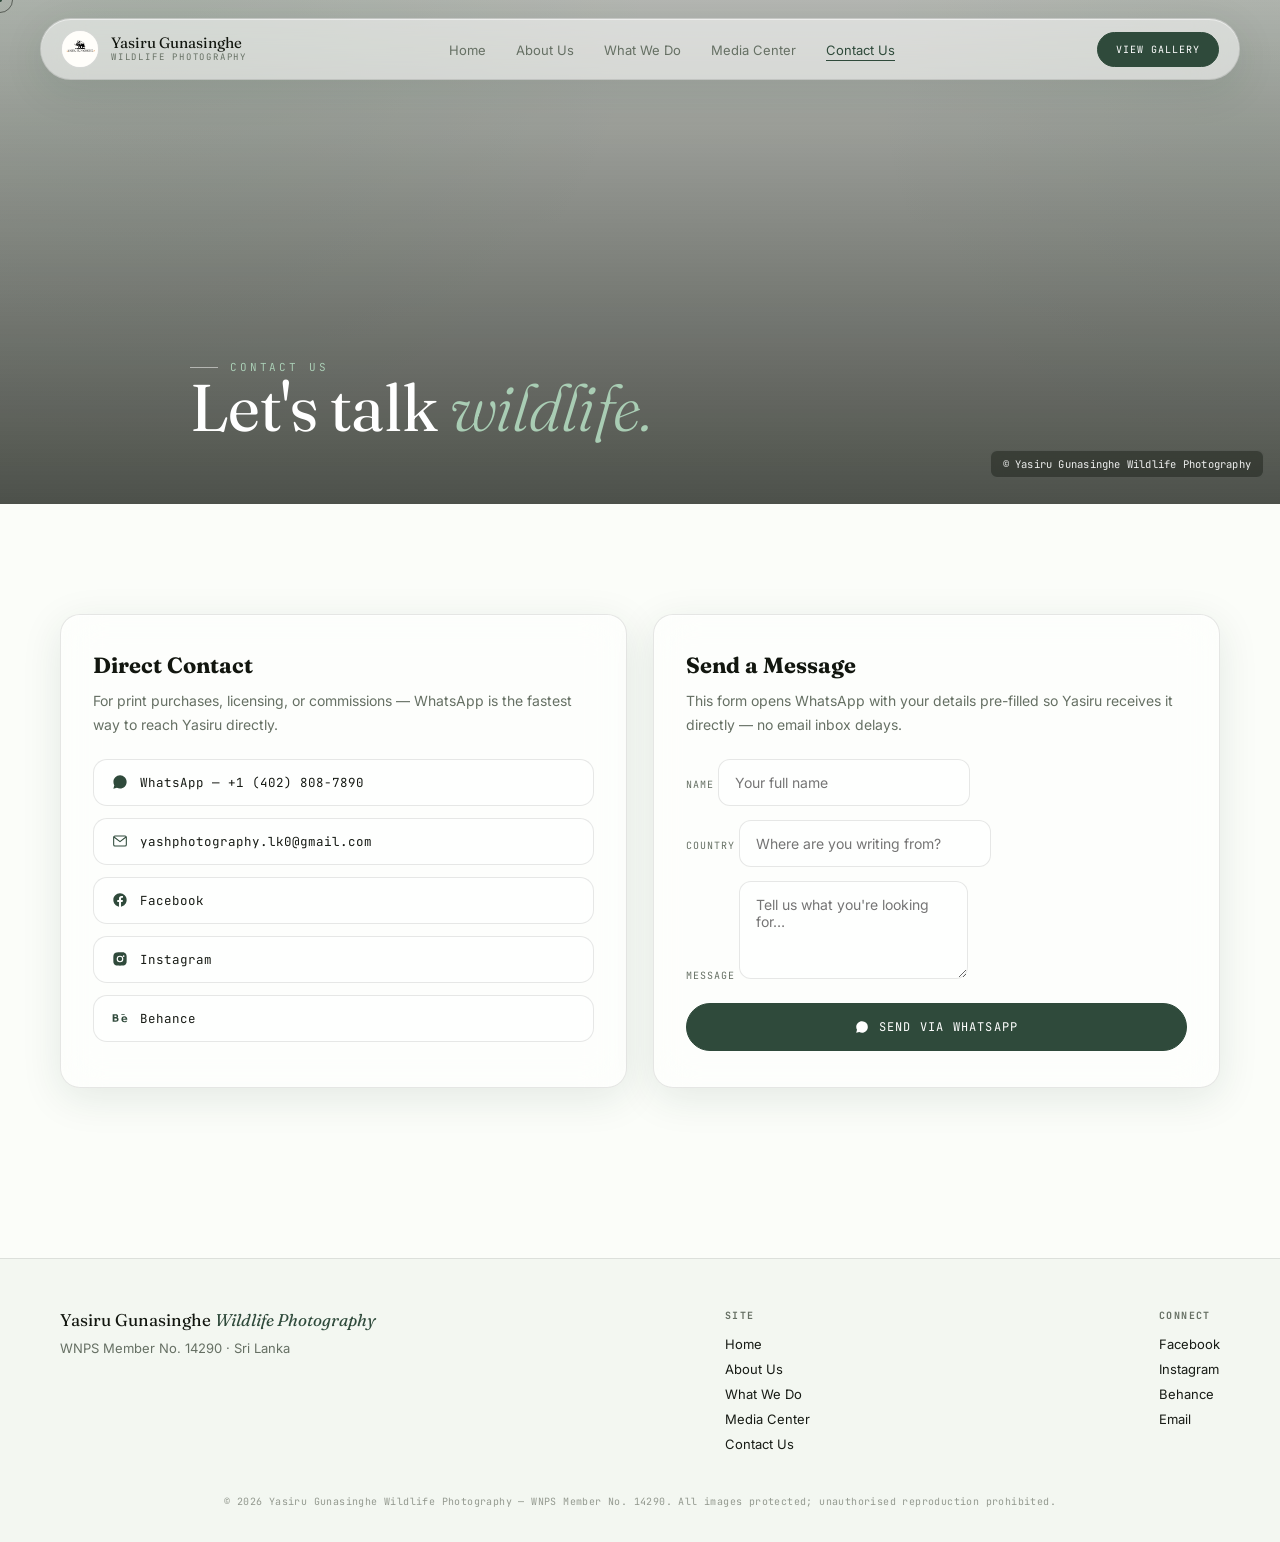
<file: contact.html>
<!DOCTYPE html>
<html lang="en">
<head>
<meta charset="UTF-8">
<meta name="viewport" content="width=device-width, initial-scale=1.0">
<title>Contact Us | Yasiru Gunasinghe Wildlife Photography</title>
<meta name="description" content="Contact Yasiru Gunasinghe for wildlife photography prints, licensing and commissions. WhatsApp, email, Facebook, Instagram and Behance.">
<link rel="canonical" href="https://www.yasirugunasinghe.com/contact.html">
<link rel="icon" type="image/jpeg" href="Yash Wild Photography logo.jpg">
<link rel="preconnect" href="https://fonts.googleapis.com">
<link rel="preconnect" href="https://fonts.gstatic.com" crossorigin>
<link href="https://fonts.googleapis.com/css2?family=Fraunces:ital,opsz,wght@0,9..144,300;0,9..144,400;0,9..144,500;0,9..144,600;1,9..144,400;1,9..144,500&family=Inter:wght@300;400;500;600&family=JetBrains+Mono:wght@300;400;500&display=swap" rel="stylesheet">
<link rel="stylesheet" href="assets/css/style.css">
</head>
<body data-whatsapp-number="14028087890">

<div class="bg-wash"></div>
<div class="cursor-ring" id="cursorRing"></div>
<div class="cursor-dot" id="cursorDot"></div>

<header>
  <div class="navbar glass">
    <a href="index.html" class="brand">
     <div class="logo-slot"><img src="Yash Wild Photography logo.jpg"></div>
      <div class="brand-name">Yasiru Gunasinghe<span>Wildlife Photography</span></div>
    </a>
    <nav>
      <ul>
        <li><a href="index.html">Home</a></li>
        <li><a href="about.html">About Us</a></li>
        <li><a href="what-we-do.html">What We Do</a></li>
        <li><a href="gallery.html">Media Center</a></li>
        <li><a href="contact.html" class="active">Contact Us</a></li>
      </ul>
    </nav>
    <a href="gallery.html" class="btn small primary">View Gallery</a>
    <button class="nav-toggle" id="navToggle" aria-label="Menu"><span></span></button>
  </div>
</header>

<div class="mobile-menu" id="mobileMenu">
  <a href="index.html">Home</a>
  <a href="about.html">About Us</a>
  <a href="what-we-do.html">What We Do</a>
  <a href="gallery.html">Media Center</a>
  <a href="contact.html" class="active">Contact Us</a>
</div>

<section class="hero-pagehead" style="background-image:url('https://images.unsplash.com/photo-1470770903676-69b98201ea1c?q=80&w=1800&auto=format&fit=crop');">
  <div class="hero-content">
    <div class="wrap">
      <div class="eyebrow on-dark">CONTACT US</div>
      <h1 class="headline">Let's talk <em>wildlife.</em></h1>
    </div>
  </div>
</section>

<section class="section-pad">
  <div class="wrap">
    <div class="contact-grid">

      <!-- DIRECT CONTACT CARD — edit heading, blurb and each link -->
      <div class="contact-card glass reveal">
        <h3>Direct Contact</h3>
        <p>For print purchases, licensing, or commissions — WhatsApp is the fastest way to reach Yasiru directly.</p>
        <div class="contact-links">
          <a href="#" data-whatsapp-msg="Hello Yasiru, I'd like to get in touch about your wildlife photography.">
            <svg viewBox="0 0 24 24" fill="currentColor"><path d="M12.04 2C6.58 2 2.13 6.45 2.13 11.91c0 1.75.46 3.45 1.33 4.95L2.05 22l5.28-1.38a9.87 9.87 0 004.71 1.2h.01c5.46 0 9.91-4.45 9.91-9.91 0-2.65-1.03-5.14-2.9-7.01A9.82 9.82 0 0012.04 2z"/></svg>
            WhatsApp — +1 (402) 808-7890
          </a>
          <a href="mailto:yashphotography.lk0@gmail.com">
            <svg viewBox="0 0 24 24" fill="none" stroke="currentColor" stroke-width="1.6"><rect x="2.5" y="4.5" width="19" height="15" rx="2"/><path d="M3 6l9 7 9-7"/></svg>
            yashphotography.lk0@gmail.com
          </a>
          <a href="https://www.facebook.com/profile.php?id=100081124653240" target="_blank" rel="noopener">
            <svg viewBox="0 0 24 24" fill="currentColor"><path d="M22 12.06C22 6.5 17.52 2 12 2S2 6.5 2 12.06c0 5 3.66 9.15 8.44 9.94v-7.03H7.9v-2.9h2.54V9.85c0-2.5 1.49-3.89 3.78-3.89 1.09 0 2.23.2 2.23.2v2.46h-1.26c-1.24 0-1.63.77-1.63 1.56v1.88h2.78l-.44 2.9h-2.34V22c4.78-.8 8.44-4.94 8.44-9.94z"/></svg>
            Facebook
          </a>
          <a href="https://www.instagram.com/Yasiru_Gunasinghe" target="_blank" rel="noopener">
            <svg viewBox="0 0 24 24" fill="currentColor"><path d="M12 2c2.72 0 3.06.01 4.12.06 1.06.05 1.79.22 2.43.47.66.26 1.21.6 1.76 1.15.55.55.9 1.1 1.15 1.76.25.64.42 1.37.47 2.43.05 1.06.06 1.4.06 4.12s-.01 3.06-.06 4.12c-.05 1.06-.22 1.79-.47 2.43-.26.66-.6 1.21-1.15 1.76-.55.55-1.1.9-1.76 1.15-.64.25-1.37.42-2.43.47-1.06.05-1.4.06-4.12.06s-3.06-.01-4.12-.06c-1.06-.05-1.79-.22-2.43-.47-.66-.26-1.21-.6-1.76-1.15-.55-.55-.9-1.1-1.15-1.76-.25-.64-.42-1.37-.47-2.43C2.01 15.06 2 14.72 2 12s.01-3.06.06-4.12c.05-1.06.22-1.79.47-2.43.26-.66.6-1.21 1.15-1.76.55-.55 1.1-.9 1.76-1.15.64-.25 1.37-.42 2.43-.47C8.94 2.01 9.28 2 12 2zm0 5a5 5 0 100 10 5 5 0 000-10zm0 8.25A3.25 3.25 0 1112 8.75a3.25 3.25 0 010 6.5zM17.5 6.5a1.2 1.2 0 100 2.4 1.2 1.2 0 000-2.4z"/></svg>
            Instagram
          </a>
          <a href="https://www.behance.net/yasiruphotogr" target="_blank" rel="noopener">
            <svg viewBox="0 0 24 24" fill="currentColor"><path d="M7.8 11.8c.9-.44 1.36-1.2 1.36-2.35 0-2.14-1.55-3.02-3.5-3.02H1v11.1h4.9c2.15 0 3.98-1 3.98-3.32 0-1.44-.68-2.2-1.08-2.41zM3.6 8.1h1.9c.85 0 1.6.24 1.6 1.16 0 .83-.55 1.24-1.44 1.24H3.6V8.1zm2.1 7.7H3.6v-2.9h2.13c1.03 0 1.7.44 1.7 1.44 0 1.06-.75 1.46-1.73 1.46zM14 6.4h5v1.15h-5zM23 14.16c0-2.94-1.5-4.86-4.42-4.86-2.7 0-4.5 1.9-4.5 4.66 0 2.85 1.72 4.6 4.6 4.6 2.16 0 3.6-.9 4.15-2.62h-2.14c-.24.62-.9.98-1.94.98-1.35 0-2.15-.82-2.28-2.2H23v-.56zm-6.53-1.16c.16-1.14.86-1.85 2.03-1.85 1.13 0 1.85.78 1.9 1.85h-3.93z"/></svg>
            Behance
          </a>
        </div>
      </div>

      <!-- MESSAGE FORM CARD — edit heading/blurb; the form opens WhatsApp on submit -->
      <div class="contact-card glass reveal" style="transition-delay:.08s">
        <h3>Send a Message</h3>
        <p>This form opens WhatsApp with your details pre-filled so Yasiru receives it directly — no email inbox delays.</p>
        <form class="contact-form" id="contactForm">
          <div>
            <label>Name</label>
            <input type="text" id="cf-name" placeholder="Your full name" required>
          </div>
          <div>
            <label>Country</label>
            <input type="text" id="cf-country" placeholder="Where are you writing from?">
          </div>
          <div>
            <label>Message</label>
            <textarea id="cf-message" rows="4" placeholder="Tell us what you're looking for…" required></textarea>
          </div>
          <button type="submit" class="btn primary" style="justify-content:center;margin-top:6px;">
            <svg viewBox="0 0 24 24" fill="currentColor" width="14" height="14"><path d="M12.04 2C6.58 2 2.13 6.45 2.13 11.91c0 1.75.46 3.45 1.33 4.95L2.05 22l5.28-1.38a9.87 9.87 0 004.71 1.2h.01c5.46 0 9.91-4.45 9.91-9.91 0-2.65-1.03-5.14-2.9-7.01A9.82 9.82 0 0012.04 2z"/></svg>
            Send via WhatsApp
          </button>
        </form>
      </div>
    </div>
  </div>
</section>

<footer>
  <div class="wrap">
    <div class="footer-grid">
      <div>
        <div class="footer-brand">Yasiru Gunasinghe <em>Wildlife Photography</em></div>
        <p style="color:var(--mist);font-size:13px;margin-top:10px;max-width:260px;">WNPS Member No. 14290 &middot; Sri Lanka</p>
      </div>
      <div class="footer-col">
        <h5>Site</h5>
        <a href="index.html">Home</a>
        <a href="about.html">About Us</a>
        <a href="what-we-do.html">What We Do</a>
        <a href="gallery.html">Media Center</a>
        <a href="contact.html">Contact Us</a>
      </div>
      <div class="footer-col">
        <h5>Connect</h5>
        <a href="https://www.facebook.com/profile.php?id=100081124653240" target="_blank" rel="noopener">Facebook</a>
        <a href="https://www.instagram.com/Yasiru_Gunasinghe" target="_blank" rel="noopener">Instagram</a>
        <a href="https://www.behance.net/yasiruphotogr" target="_blank" rel="noopener">Behance</a>
        <a href="mailto:yashphotography.lk0@gmail.com">Email</a>
      </div>
    </div>
    <div class="footer-note">&copy; <span class="js-year"></span> Yasiru Gunasinghe Wildlife Photography — WNPS Member No. 14290. All images protected; unauthorised reproduction prohibited.</div>
  </div>
</footer>

<script src="assets/js/main.js"></script>
<script>
  document.getElementById("contactForm").addEventListener("submit", function(e){
    e.preventDefault();
    const name = document.getElementById("cf-name").value.trim();
    const country = document.getElementById("cf-country").value.trim();
    const message = document.getElementById("cf-message").value.trim();
    const number = document.body.getAttribute("data-whatsapp-number");
    const text = `Hello Yasiru, my name is ${name}${country ? " from " + country : ""}. ${message}`;
    window.open(`https://wa.me/${number}?text=${encodeURIComponent(text)}`, "_blank", "noopener");
  });
</script>
</body>
</html>
</file>
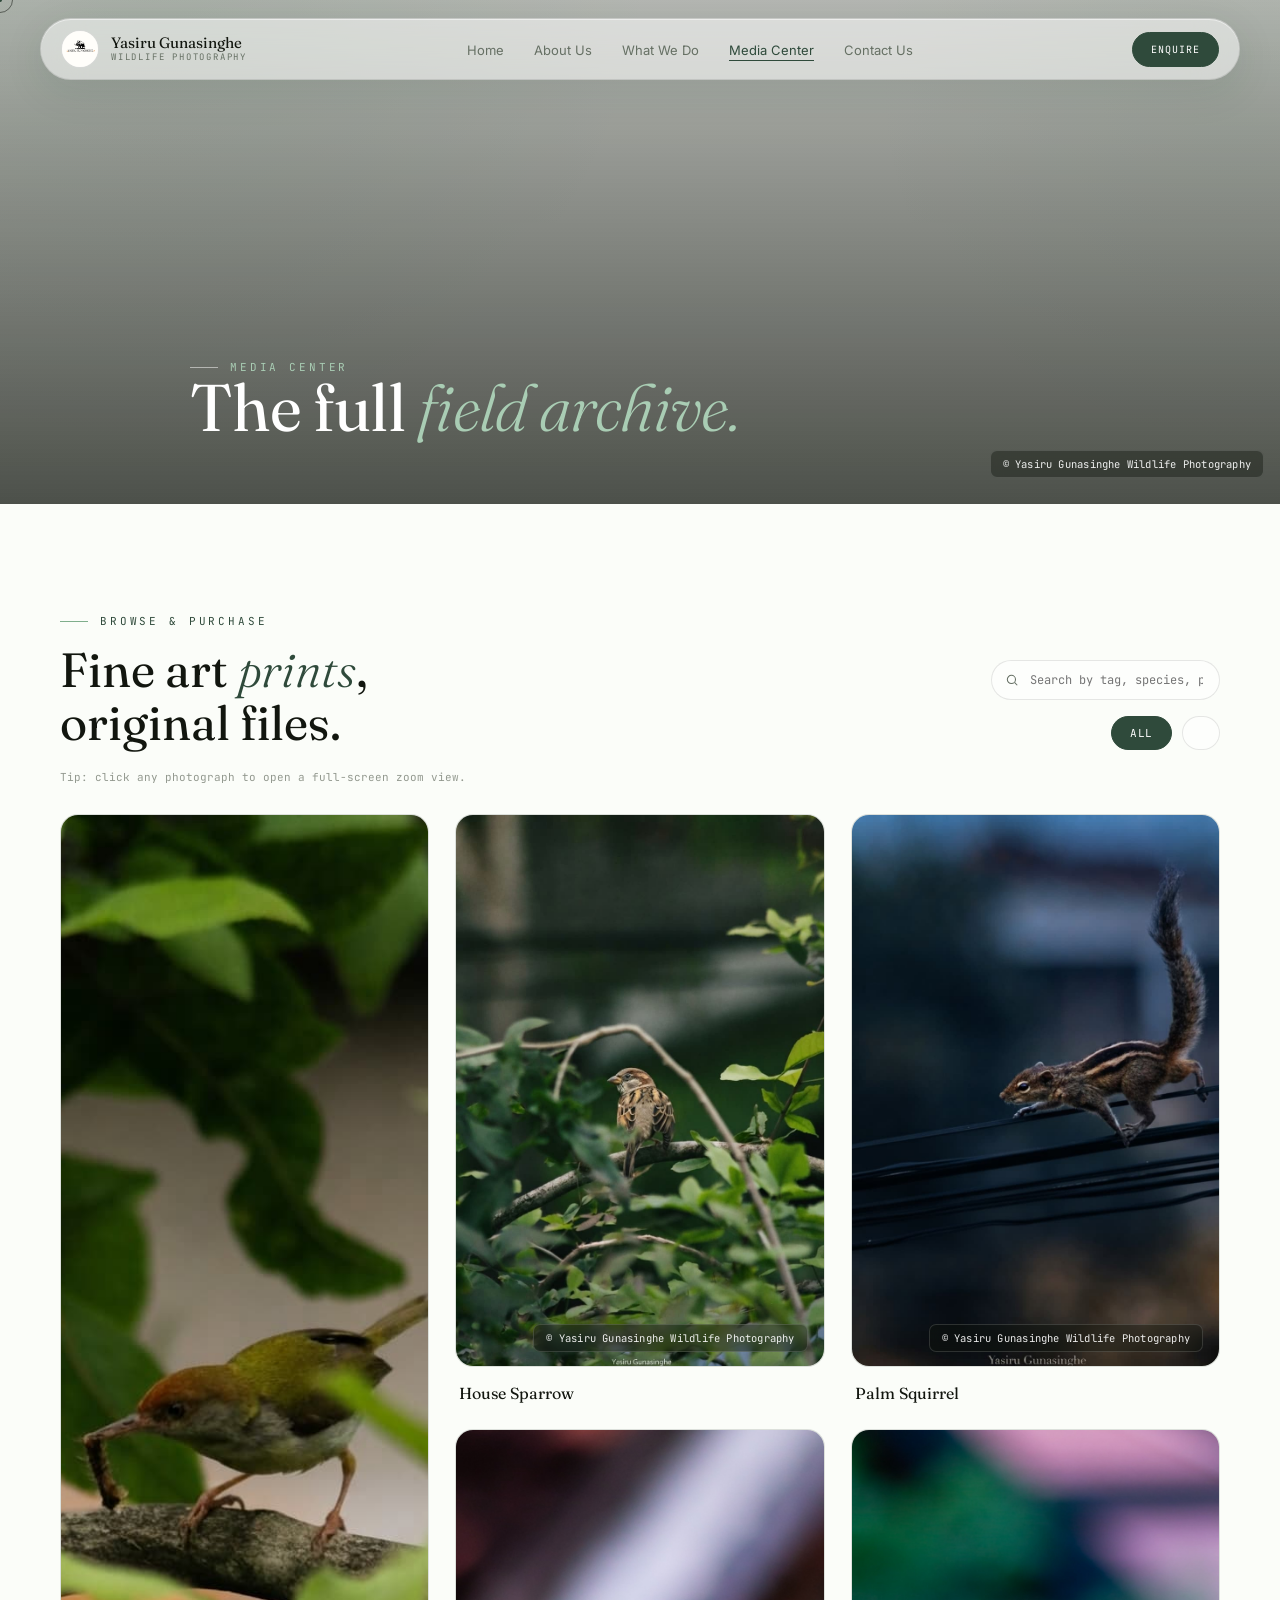
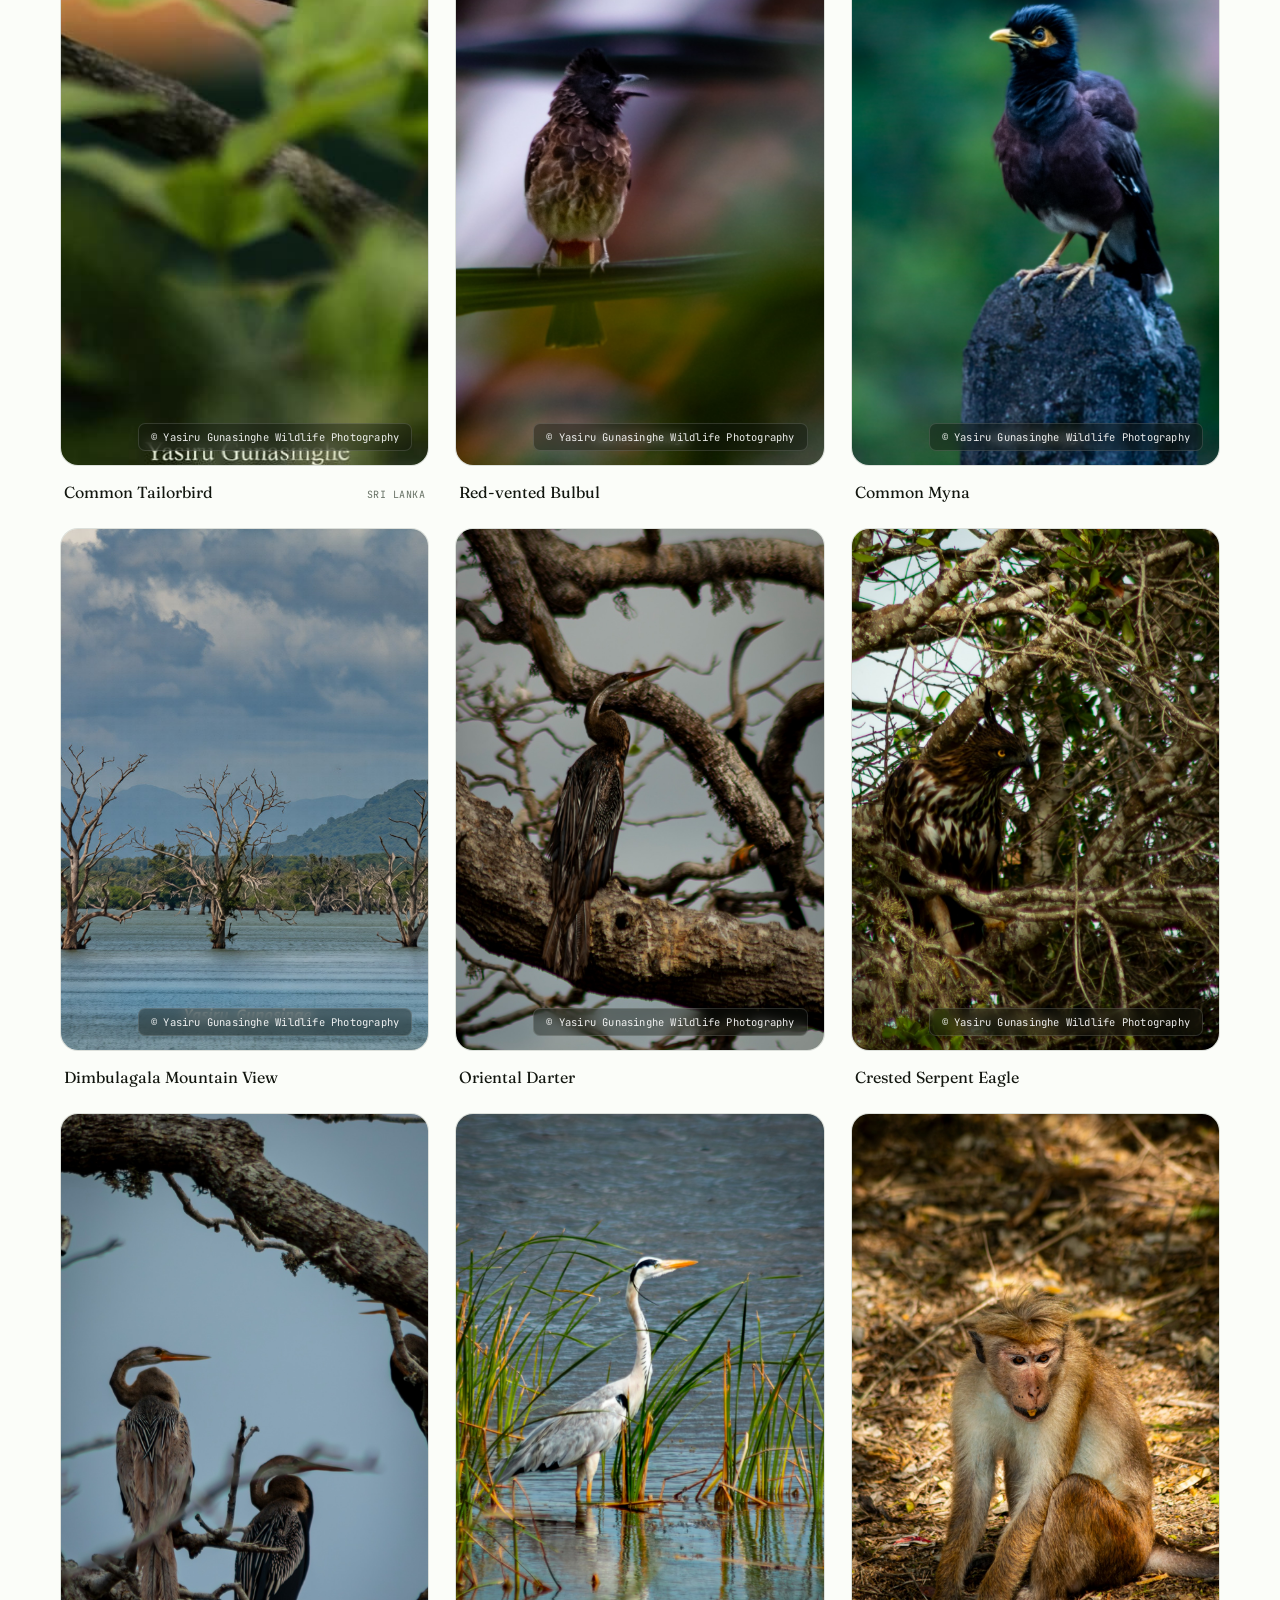
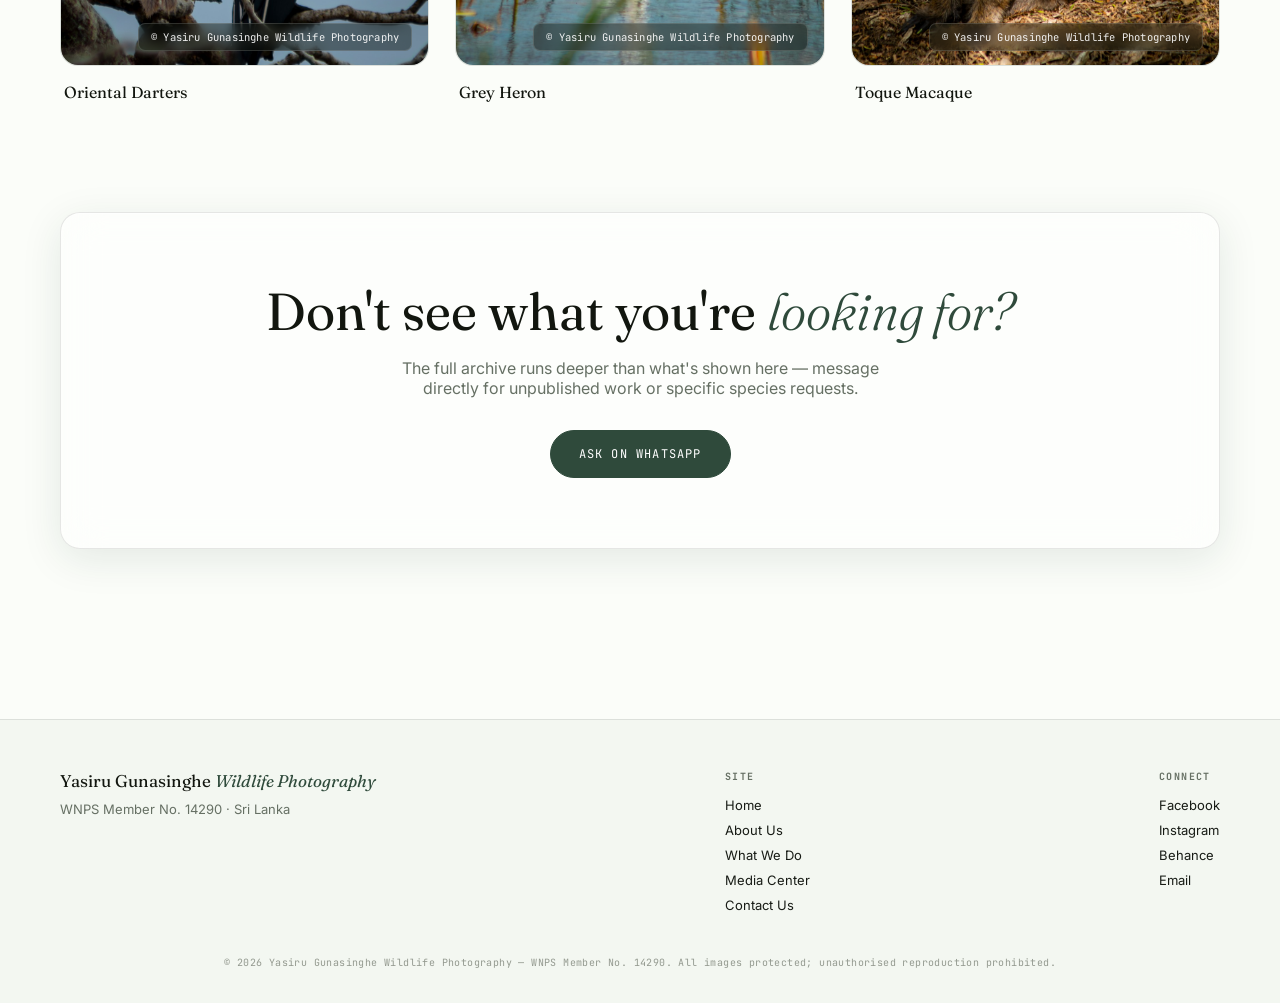
<file: gallery.html>
<!DOCTYPE html>
<html lang="en">
<head>
<meta charset="UTF-8">
<meta name="viewport" content="width=device-width, initial-scale=1.0">
<title>Media Center | Yasiru Gunasinghe Wildlife Photography</title>
<meta name="description" content="Browse the full wildlife photography gallery by Yasiru Gunasinghe — Sri Lankan leopards, elephants and birdlife. Click any photo to zoom, then buy via WhatsApp.">
<link rel="canonical" href="https://www.yasirugunasinghe.com/gallery.html">
<link rel="icon" type="image/jpeg" href="Yash Wild Photography logo.jpg">
<link rel="preconnect" href="https://fonts.googleapis.com">
<link rel="preconnect" href="https://fonts.gstatic.com" crossorigin>
<link href="https://fonts.googleapis.com/css2?family=Fraunces:ital,opsz,wght@0,9..144,300;0,9..144,400;0,9..144,500;0,9..144,600;1,9..144,400;1,9..144,500&family=Inter:wght@300;400;500;600&family=JetBrains+Mono:wght@300;400;500&display=swap" rel="stylesheet">
<link rel="stylesheet" href="assets/css/style.css">
</head>
<body data-whatsapp-number="14028087890">

<div class="bg-wash"></div>
<div class="cursor-ring" id="cursorRing"></div>
<div class="cursor-dot" id="cursorDot"></div>

<!-- ============ NAVIGATION (same on every page — edit consistently) ============ -->
<header>
  <div class="navbar glass">
    <a href="index.html" class="brand">
      <div class="logo-slot"><img src="Yash Wild Photography logo.jpg"></div>
      <div class="brand-name">Yasiru Gunasinghe<span>Wildlife Photography</span></div>
    </a>
    <nav>
      <ul>
        <li><a href="index.html">Home</a></li>
        <li><a href="about.html">About Us</a></li>
        <li><a href="what-we-do.html">What We Do</a></li>
        <li><a href="gallery.html" class="active">Media Center</a></li>
        <li><a href="contact.html">Contact Us</a></li>
      </ul>
    </nav>
    <a href="contact.html" class="btn small primary">Enquire</a>
    <button class="nav-toggle" id="navToggle" aria-label="Menu"><span></span></button>
  </div>
</header>

<div class="mobile-menu" id="mobileMenu">
  <a href="index.html">Home</a>
  <a href="about.html">About Us</a>
  <a href="what-we-do.html">What We Do</a>
  <a href="gallery.html" class="active">Media Center</a>
  <a href="contact.html">Contact Us</a>
</div>

<!-- ============ PAGE HERO — EDIT: banner image, eyebrow, headline ============ -->
<section class="hero-pagehead" style="background-image:url('https://images.unsplash.com/photo-1552410260-0fd9b577afa6?q=80&w=1800&auto=format&fit=crop');">
  <div class="hero-content">
    <div class="wrap">
      <div class="eyebrow on-dark">MEDIA CENTER</div>
      <h1 class="headline">The full <em>field archive.</em></h1>
    </div>
  </div>
</section>

<section class="section-pad">
  <div class="wrap">
    <div class="gallery-toolbar reveal">
      <div class="section-head" style="margin-bottom:0;">
        <div class="eyebrow">BROWSE &amp; PURCHASE</div>
        <h2>Fine art <em>prints</em>,<br>original files.</h2>
      </div>
      <div style="display:flex;flex-direction:column;gap:16px;align-items:flex-end;">
        <div class="search-row">
          <svg viewBox="0 0 24 24" fill="none" stroke="currentColor" stroke-width="1.8"><circle cx="11" cy="11" r="7"/><path d="M21 21l-4.3-4.3"/></svg>
          <input type="text" id="gallerySearch" placeholder="Search by tag, species, park…">
        </div>
        <!-- Filter buttons are generated automatically from each photo's data-photo-category below -->
        <div class="filters" id="filters"></div>
      </div>
    </div>

    <p style="font-family:var(--mono);font-size:11px;color:var(--mist-soft);margin:-30px 0 30px;">Tip: click any photograph to open a full-screen zoom view.</p>

    <!-- ============================================================
         GALLERY GRID
         TO ADD A PHOTO: copy one <article class="photo-card">…</article>
         block below, edit the image src/alt and every data-photo-*
         attribute (title, id, location, price, category, tags). The
         watermark and click-to-zoom lightbox both work automatically
         — nothing else to wire up.
         ============================================================ -->
    <div class="gallery-grid" id="galleryGrid">

     <!-- ---- PHOTO CARD 1 ---- -->
      <article class="photo-card" data-size="tall">
        <div class="photo-frame lightbox-item"
             data-photo-title="Common Tailorbird"
             data-photo-location="Sri Lanka"
            
             data-photo-id="YG-001">
          <img src="Common Tailorbird.jpg" alt="Common Tailorbird">
          <div class="overlay-top">
            <span class="id-tag">YG-001</span>
            <span class="protected-tag"><svg viewBox="0 0 24 24" fill="none" stroke="currentColor" stroke-width="1.8"><path d="M12 2l7 4v6c0 5-3.4 8-7 10-3.6-2-7-5-7-10V6l7-4z"/></svg>PROTECTED</span>
          </div>
          <div class="media-overlay">
            <div class="overlay-info">
              <h3>A diligent Common Tailorbird captured with its catch, highlighting its vibrant green plumage and active nature amidst leafy surroundings.</h3>
              <div class="overlay-meta">Sri Lanka</div>
              <div class="buy-row">
               
                <button class="buy-btn" type="button" data-photo-title="Common Tailorbird" data-photo-id="YG-001" data-photo-location="Sri Lanka">
                  <svg viewBox="0 0 24 24" fill="currentColor" width="13" height="13"><path d="M12.04 2C6.58 2 2.13 6.45 2.13 11.91c0 1.75.46 3.45 1.33 4.95L2.05 22l5.28-1.38a9.87 9.87 0 004.71 1.2h.01c5.46 0 9.91-4.45 9.91-9.91 0-2.65-1.03-5.14-2.9-7.01A9.82 9.82 0 0012.04 2z"/></svg>
                  Buy Now
                </button>
              </div>
            </div>
          </div>
        </div>
        <div class="photo-caption"><span class="cap-title">Common Tailorbird</span><span class="cap-loc">Sri Lanka </span></div>
      </article>

      <!-- ---- PHOTO CARD 2 ---- -->
      <article class="photo-card">
        <div class="photo-frame lightbox-item"
             data-photo-title="House Sparrow"
             data-photo-location="Sri Lanka"
            
             data-photo-id="YG-002">
          <img src="House Sparrow.jpg" alt="House Sparrow">
          <div class="overlay-top">
            <span class="id-tag">YG-002</span>
            <span class="protected-tag"><svg viewBox="0 0 24 24" fill="none" stroke="currentColor" stroke-width="1.8"><path d="M12 2l7 4v6c0 5-3.4 8-7 10-3.6-2-7-5-7-10V6l7-4z"/></svg>PROTECTED</span>
          </div>
          <div class="media-overlay">
            <div class="overlay-info">
              <h3>A small House Sparrow perched peacefully amidst green foliage, captured in its natural urban habitat.</h3>
              <div class="overlay-meta">Sri Lanka</div>
              <div class="buy-row">
              
                <button class="buy-btn" type="button" data-photo-title="House Sparrowk" data-photo-id="YG-002" data-photo-location="Sri Lanka">
                  <svg viewBox="0 0 24 24" fill="currentColor" width="13" height="13"><path d="M12.04 2C6.58 2 2.13 6.45 2.13 11.91c0 1.75.46 3.45 1.33 4.95L2.05 22l5.28-1.38a9.87 9.87 0 004.71 1.2h.01c5.46 0 9.91-4.45 9.91-9.91 0-2.65-1.03-5.14-2.9-7.01A9.82 9.82 0 0012.04 2z"/></svg>
                  Buy Now
                </button>
              </div>
            </div>
          </div>
        </div>
        <div class="photo-caption"><span class="cap-title">House Sparrow</span><span class="cap-loc"></span></div>
      </article>

      <!-- ---- PHOTO CARD 3 ---- -->
      <article class="photo-card">
        <div class="photo-frame lightbox-item"
             data-photo-title="Palm Squirrel"
             data-photo-location=" Sri Lanka"
           
             data-photo-id="YG-003">
          <img src="Palm Squirrel.jpeg" alt="Palm Squirrel">
          <div class="overlay-top">
            <span class="id-tag">YG-003</span>
            <span class="protected-tag"><svg viewBox="0 0 24 24" fill="none" stroke="currentColor" stroke-width="1.8"><path d="M12 2l7 4v6c0 5-3.4 8-7 10-3.6-2-7-5-7-10V6l7-4z"/></svg>PROTECTED</span>
          </div>
          <div class="media-overlay">
            <div class="overlay-info">
              <h3>An energetic palm squirrel captured mid-stride balancing along utility lines, highlighting its characteristic stripes and playful agility.</h3>
              <div class="overlay-meta">Sri Lanka</div>
              <div class="buy-row">
               
                <button class="buy-btn" type="button" data-photo-title="Palm Squirrel" data-photo-id="YG-003" data-photo-location=" Sri Lanka">
                  <svg viewBox="0 0 24 24" fill="currentColor" width="13" height="13"><path d="M12.04 2C6.58 2 2.13 6.45 2.13 11.91c0 1.75.46 3.45 1.33 4.95L2.05 22l5.28-1.38a9.87 9.87 0 004.71 1.2h.01c5.46 0 9.91-4.45 9.91-9.91 0-2.65-1.03-5.14-2.9-7.01A9.82 9.82 0 0012.04 2z"/></svg>
                  Buy Now
                </button>
              </div>
            </div>
          </div>
        </div>
        <div class="photo-caption"><span class="cap-title">Palm Squirrel</span><span class="cap-loc"></span></div>
      </article>

    

      <!-- ---- PHOTO CARD 4 ---- -->
      <article class="photo-card">
        <div class="photo-frame lightbox-item"
             data-photo-title="Red-vented Bulbul"
             data-photo-location=" Sri Lanka"
           
             data-photo-id="YG-004">
          <img src="Red-vented Bulbul.jpg" alt="Red-vented Bulbul">
          <div class="overlay-top">
            <span class="id-tag">YG-004</span>
            <span class="protected-tag"><svg viewBox="0 0 24 24" fill="none" stroke="currentColor" stroke-width="1.8"><path d="M12 2l7 4v6c0 5-3.4 8-7 10-3.6-2-7-5-7-10V6l7-4z"/></svg>PROTECTED</span>
          </div>
          <div class="media-overlay">
            <div class="overlay-info">
              <h3>A vibrant Red-vented Bulbul captured mid-call, showcasing its distinct crest and natural behavior in the wild.</h3>
              <div class="overlay-meta">Sri Lanka</div>
              <div class="buy-row">
               
                <button class="buy-btn" type="button" data-photo-title="Red-vented Bulbul" data-photo-id="YG-004" data-photo-location=" Sri Lanka">
                  <svg viewBox="0 0 24 24" fill="currentColor" width="13" height="13"><path d="M12.04 2C6.58 2 2.13 6.45 2.13 11.91c0 1.75.46 3.45 1.33 4.95L2.05 22l5.28-1.38a9.87 9.87 0 004.71 1.2h.01c5.46 0 9.91-4.45 9.91-9.91 0-2.65-1.03-5.14-2.9-7.01A9.82 9.82 0 0012.04 2z"/></svg>
                  Buy Now
                </button>
              </div>
            </div>
          </div>
        </div>
        <div class="photo-caption"><span class="cap-title">Red-vented Bulbul</span><span class="cap-loc"></span></div>
      </article>


      <!-- ---- PHOTO CARD 5 ---- -->
      <article class="photo-card">
        <div class="photo-frame lightbox-item"
             data-photo-title="Common Myna"
             data-photo-location=" Sri Lanka"
           
             data-photo-id="YG-005">
          <img src="Common Myna.jpg" alt="Common Myna">
          <div class="overlay-top">
            <span class="id-tag">YG-005</span>
            <span class="protected-tag"><svg viewBox="0 0 24 24" fill="none" stroke="currentColor" stroke-width="1.8"><path d="M12 2l7 4v6c0 5-3.4 8-7 10-3.6-2-7-5-7-10V6l7-4z"/></svg>PROTECTED</span>
          </div>
          <div class="media-overlay">
            <div class="overlay-info">
              <h3>A alert Common Myna perched gracefully, captured in its natural environment highlighting its distinct yellow markings and plumage.</h3>
              <div class="overlay-meta">Sri Lanka</div>
              <div class="buy-row">
               
                <button class="buy-btn" type="button" data-photo-title="Common Myna" data-photo-id="YG-005" data-photo-location=" Sri Lanka">
                  <svg viewBox="0 0 24 24" fill="currentColor" width="13" height="13"><path d="M12.04 2C6.58 2 2.13 6.45 2.13 11.91c0 1.75.46 3.45 1.33 4.95L2.05 22l5.28-1.38a9.87 9.87 0 004.71 1.2h.01c5.46 0 9.91-4.45 9.91-9.91 0-2.65-1.03-5.14-2.9-7.01A9.82 9.82 0 0012.04 2z"/></svg>
                  Buy Now
                </button>
              </div>
            </div>
          </div>
        </div>
        <div class="photo-caption"><span class="cap-title">Common Myna</span><span class="cap-loc"></span></div>
      </article>

                 <!-- ---- PHOTO CARD 6 ---- -->
      <article class="photo-card">
        <div class="photo-frame lightbox-item"
             data-photo-title="Dimbulagala Mountain View"
             data-photo-location=" Sri Lanka"
           
             data-photo-id="YG-006">
          <img src="Dimbulagala Mountain View.jpg" alt="Dimbulagala Mountain View">
          <div class="overlay-top">
            <span class="id-tag">YG-006</span>
            <span class="protected-tag"><svg viewBox="0 0 24 24" fill="none" stroke="currentColor" stroke-width="1.8"><path d="M12 2l7 4v6c0 5-3.4 8-7 10-3.6-2-7-5-7-10V6l7-4z"/></svg>PROTECTED</span>
          </div>
          <div class="media-overlay">
            <div class="overlay-info">
              <h3>A serene landscape captured from Inginiyagala, featuring striking dead trees rising from the reservoir, framed by distant mountains under a dramatic, cloudy sky.</h3>
              <div class="overlay-meta">Sri Lanka</div>
              <div class="buy-row">
               
                <button class="buy-btn" type="button" data-photo-title="Dimbulagala Mountain View" data-photo-id="YG-006" data-photo-location=" Sri Lanka">
                  <svg viewBox="0 0 24 24" fill="currentColor" width="13" height="13"><path d="M12.04 2C6.58 2 2.13 6.45 2.13 11.91c0 1.75.46 3.45 1.33 4.95L2.05 22l5.28-1.38a9.87 9.87 0 004.71 1.2h.01c5.46 0 9.91-4.45 9.91-9.91 0-2.65-1.03-5.14-2.9-7.01A9.82 9.82 0 0012.04 2z"/></svg>
                  Buy Now
                </button>
              </div>
            </div>
          </div>
        </div>
        <div class="photo-caption"><span class="cap-title">Dimbulagala Mountain View</span><span class="cap-loc"></span></div>
      </article>




      <!-- ---- PHOTO CARD 7 ---- -->
      <article class="photo-card">
        <div class="photo-frame lightbox-item"
             data-photo-title="Oriental Darter"
             data-photo-location=" Bundala ,Sri Lanka"
           
             data-photo-id="YG-007">
          <img src="Oriental Darter.jpg" alt="Bundala National Park">
          <div class="overlay-top">
            <span class="id-tag">YG-007</span>
            <span class="protected-tag"><svg viewBox="0 0 24 24" fill="none" stroke="currentColor" stroke-width="1.8"><path d="M12 2l7 4v6c0 5-3.4 8-7 10-3.6-2-7-5-7-10V6l7-4z"/></svg>PROTECTED</span>
          </div>
          <div class="media-overlay">
            <div class="overlay-info">
              <h3>The Serpent of the Canopy (Oriental Darter)</h3>
              <div class="overlay-meta">Sri Lanka</div>
              <div class="buy-row">
               
                <button class="buy-btn" type="button" data-photo-title="Oriental Darter" data-photo-id="YG-007" data-photo-location="Bundala, Sri Lanka">
                  <svg viewBox="0 0 24 24" fill="currentColor" width="13" height="13"><path d="M12.04 2C6.58 2 2.13 6.45 2.13 11.91c0 1.75.46 3.45 1.33 4.95L2.05 22l5.28-1.38a9.87 9.87 0 004.71 1.2h.01c5.46 0 9.91-4.45 9.91-9.91 0-2.65-1.03-5.14-2.9-7.01A9.82 9.82 0 0012.04 2z"/></svg>
                  Buy Now
                </button>
              </div>
            </div>
          </div>
        </div>
        <div class="photo-caption"><span class="cap-title">Oriental Darter</span><span class="cap-loc"></span></div>
      </article>


       <!-- ---- PHOTO CARD 8 ---- -->
      <article class="photo-card">
        <div class="photo-frame lightbox-item"
             data-photo-title="Crested Serpent Eagle"
             data-photo-location=" Bundala,Sri Lanka"
           
             data-photo-id="YG-008">
          <img src="Crested Serpent Eagle.jpg" alt="Bundala National Park">
          <div class="overlay-top">
            <span class="id-tag">YG-008</span>
            <span class="protected-tag"><svg viewBox="0 0 24 24" fill="none" stroke="currentColor" stroke-width="1.8"><path d="M12 2l7 4v6c0 5-3.4 8-7 10-3.6-2-7-5-7-10V6l7-4z"/></svg>PROTECTED</span>
          </div>
          <div class="media-overlay">
            <div class="overlay-info">
              <h3>The Gaze of the Jungle King (Crested Serpent Eagle)</h3>
              <div class="overlay-meta">Sri Lanka</div>
              <div class="buy-row">
               
                <button class="buy-btn" type="button" data-photo-title="Crested Serpent Eagle" data-photo-id="YG-008" data-photo-location=" Sri Lanka">
                  <svg viewBox="0 0 24 24" fill="currentColor" width="13" height="13"><path d="M12.04 2C6.58 2 2.13 6.45 2.13 11.91c0 1.75.46 3.45 1.33 4.95L2.05 22l5.28-1.38a9.87 9.87 0 004.71 1.2h.01c5.46 0 9.91-4.45 9.91-9.91 0-2.65-1.03-5.14-2.9-7.01A9.82 9.82 0 0012.04 2z"/></svg>
                  Buy Now
                </button>
              </div>
            </div>
          </div>
        </div>
        <div class="photo-caption"><span class="cap-title">Crested Serpent Eagle</span><span class="cap-loc"></span></div>
      </article>



      <!-- ---- PHOTO CARD 9 ---- -->
      <article class="photo-card">
        <div class="photo-frame lightbox-item"
             data-photo-title="Oriental Darters"
             data-photo-location=" Bundala,Sri Lanka"
           
             data-photo-id="YG-009">
          <img src="Oriental Darters1.jpg" alt="Bundala National Park">
          <div class="overlay-top">
            <span class="id-tag">YG-009</span>
            <span class="protected-tag"><svg viewBox="0 0 24 24" fill="none" stroke="currentColor" stroke-width="1.8"><path d="M12 2l7 4v6c0 5-3.4 8-7 10-3.6-2-7-5-7-10V6l7-4z"/></svg>PROTECTED</span>
          </div>
          <div class="media-overlay">
            <div class="overlay-info">
              <h3>Trio of the Canopy (Oriental Darters)</h3>
              <div class="overlay-meta">Sri Lanka</div>
              <div class="buy-row">
               
                <button class="buy-btn" type="button" data-photo-title="Oriental Darters" data-photo-id="YG-009" data-photo-location=" Sri Lanka">
                  <svg viewBox="0 0 24 24" fill="currentColor" width="13" height="13"><path d="M12.04 2C6.58 2 2.13 6.45 2.13 11.91c0 1.75.46 3.45 1.33 4.95L2.05 22l5.28-1.38a9.87 9.87 0 004.71 1.2h.01c5.46 0 9.91-4.45 9.91-9.91 0-2.65-1.03-5.14-2.9-7.01A9.82 9.82 0 0012.04 2z"/></svg>
                  Buy Now
                </button>
              </div>
            </div>
          </div>
        </div>
        <div class="photo-caption"><span class="cap-title">Oriental Darters</span><span class="cap-loc"></span></div>
      </article>


 <!-- ---- PHOTO CARD 10 ---- -->
      <article class="photo-card">
        <div class="photo-frame lightbox-item"
             data-photo-title="Grey Heron"
             data-photo-location=" Bundala,Sri Lanka"
           
             data-photo-id="YG-010">
          <img src="Grey Heron.jpg" alt="Bundala National Park">
          <div class="overlay-top">
            <span class="id-tag">YG-010</span>
            <span class="protected-tag"><svg viewBox="0 0 24 24" fill="none" stroke="currentColor" stroke-width="1.8"><path d="M12 2l7 4v6c0 5-3.4 8-7 10-3.6-2-7-5-7-10V6l7-4z"/></svg>PROTECTED</span>
          </div>
          <div class="media-overlay">
            <div class="overlay-info">
              <h3>Trio of the Canopy (Oriental Darters)</h3>
              <div class="overlay-meta">Sri Lanka</div>
              <div class="buy-row">
               
                <button class="buy-btn" type="button" data-photo-title="Grey Heron" data-photo-id="YG-010" data-photo-location=" Sri Lanka">
                  <svg viewBox="0 0 24 24" fill="currentColor" width="13" height="13"><path d="M12.04 2C6.58 2 2.13 6.45 2.13 11.91c0 1.75.46 3.45 1.33 4.95L2.05 22l5.28-1.38a9.87 9.87 0 004.71 1.2h.01c5.46 0 9.91-4.45 9.91-9.91 0-2.65-1.03-5.14-2.9-7.01A9.82 9.82 0 0012.04 2z"/></svg>
                  Buy Now
                </button>
              </div>
            </div>
          </div>
        </div>
        <div class="photo-caption"><span class="cap-title">Grey Heron</span><span class="cap-loc"></span></div>
      </article>


             <!-- ---- PHOTO CARD 11 ---- -->
      <article class="photo-card">
        <div class="photo-frame lightbox-item"
             data-photo-title="Toque Macaque"
             data-photo-location=" Bundala,Sri Lanka"
           
             data-photo-id="YG-011">
          <img src="Toque Macaque.jpg" alt="Bundala National Park">
          <div class="overlay-top">
            <span class="id-tag">YG-011</span>
            <span class="protected-tag"><svg viewBox="0 0 24 24" fill="none" stroke="currentColor" stroke-width="1.8"><path d="M12 2l7 4v6c0 5-3.4 8-7 10-3.6-2-7-5-7-10V6l7-4z"/></svg>PROTECTED</span>
          </div>
          <div class="media-overlay">
            <div class="overlay-info">
              <h3>The Golden Spectator (Toque Macaque)</h3>
              <div class="overlay-meta">Sri Lanka</div>
              <div class="buy-row">
               
                <button class="buy-btn" type="button" data-photo-title="Toque Macaque" data-photo-id="YG-011" data-photo-location=" Sri Lanka">
                  <svg viewBox="0 0 24 24" fill="currentColor" width="13" height="13"><path d="M12.04 2C6.58 2 2.13 6.45 2.13 11.91c0 1.75.46 3.45 1.33 4.95L2.05 22l5.28-1.38a9.87 9.87 0 004.71 1.2h.01c5.46 0 9.91-4.45 9.91-9.91 0-2.65-1.03-5.14-2.9-7.01A9.82 9.82 0 0012.04 2z"/></svg>
                  Buy Now
                </button>
              </div>
            </div>
          </div>
        </div>
        <div class="photo-caption"><span class="cap-title">Toque Macaque</span><span class="cap-loc"></span></div>
      </article>


      
    
    </div>

    <div class="empty-state" id="galleryEmptyState" style="display:none;">No photographs match that search — try a different keyword or tag.</div>
  </div>
</section>


















<!-- ============ CTA — EDIT: heading, subtext, WhatsApp message ============ -->
<section class="section-pad" style="padding-top:0;">
  <div class="wrap">
    <div class="cta-panel glass reveal">
      <h2>Don't see what you're <em>looking for?</em></h2>
      <p>The full archive runs deeper than what's shown here — message directly for unpublished work or specific species requests.</p>
      <div class="cta-actions">
        <a class="btn primary" href="#" data-whatsapp-msg="Hello Yasiru, I'm looking for a specific wildlife photo that may not be published on your site yet.">Ask on WhatsApp</a>
      </div>
    </div>
  </div>
</section>

<!-- ============ FOOTER (same on every page — edit consistently) ============ -->
<footer>
  <div class="wrap">
    <div class="footer-grid">
      <div>
        <div class="footer-brand">Yasiru Gunasinghe <em>Wildlife Photography</em></div>
        <p style="color:var(--mist);font-size:13px;margin-top:10px;max-width:260px;">WNPS Member No. 14290 &middot; Sri Lanka</p>
      </div>
      <div class="footer-col">
        <h5>Site</h5>
        <a href="index.html">Home</a>
        <a href="about.html">About Us</a>
        <a href="what-we-do.html">What We Do</a>
        <a href="gallery.html">Media Center</a>
        <a href="contact.html">Contact Us</a>
      </div>
      <div class="footer-col">
        <h5>Connect</h5>
        <a href="https://www.facebook.com/profile.php?id=100081124653240" target="_blank" rel="noopener">Facebook</a>
        <a href="https://www.instagram.com/Yasiru_Gunasinghe" target="_blank" rel="noopener">Instagram</a>
        <a href="https://www.behance.net/yasiruphotogr" target="_blank" rel="noopener">Behance</a>
        <a href="mailto:yashphotography.lk0@gmail.com">Email</a>
      </div>
    </div>
    <div class="footer-note">&copy; <span class="js-year"></span> Yasiru Gunasinghe Wildlife Photography — WNPS Member No. 14290. All images protected; unauthorised reproduction prohibited.</div>
  </div>
</footer>

<script src="assets/js/main.js"></script>
</body>
</html>
</file>
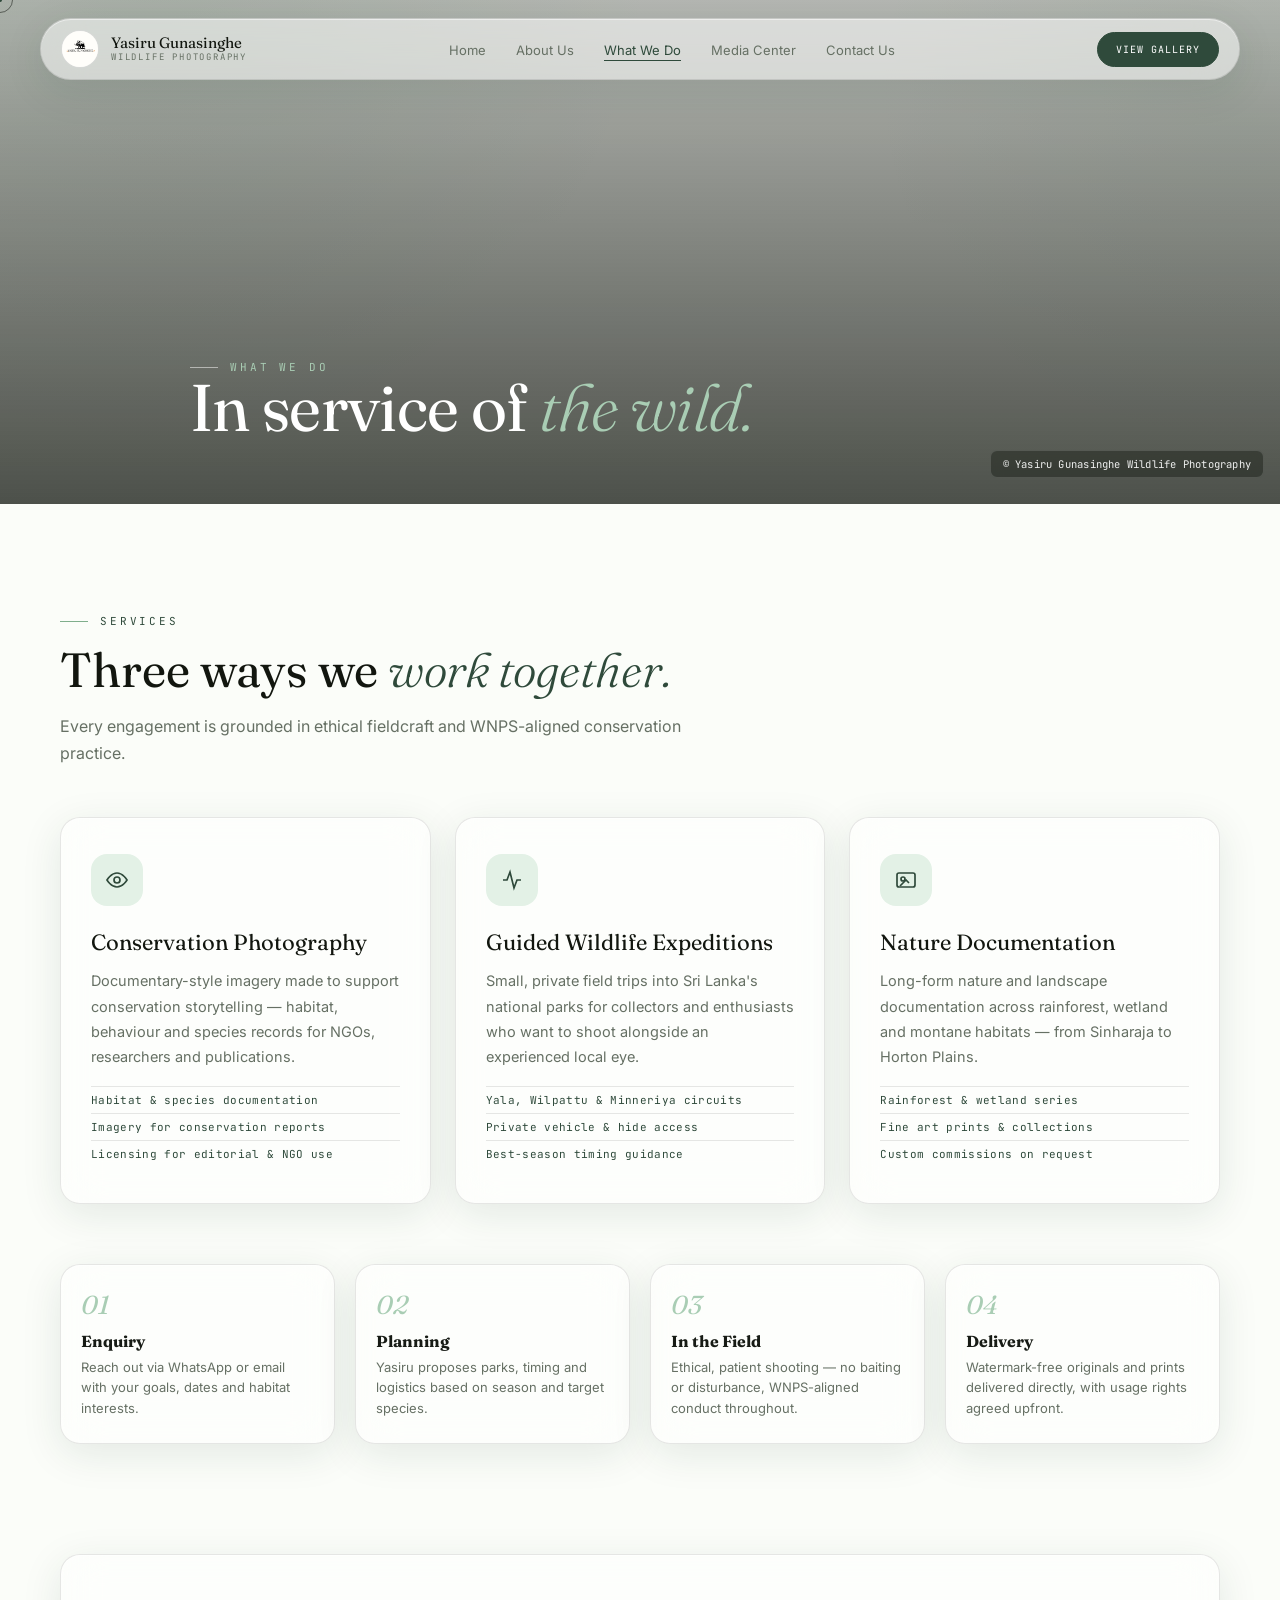
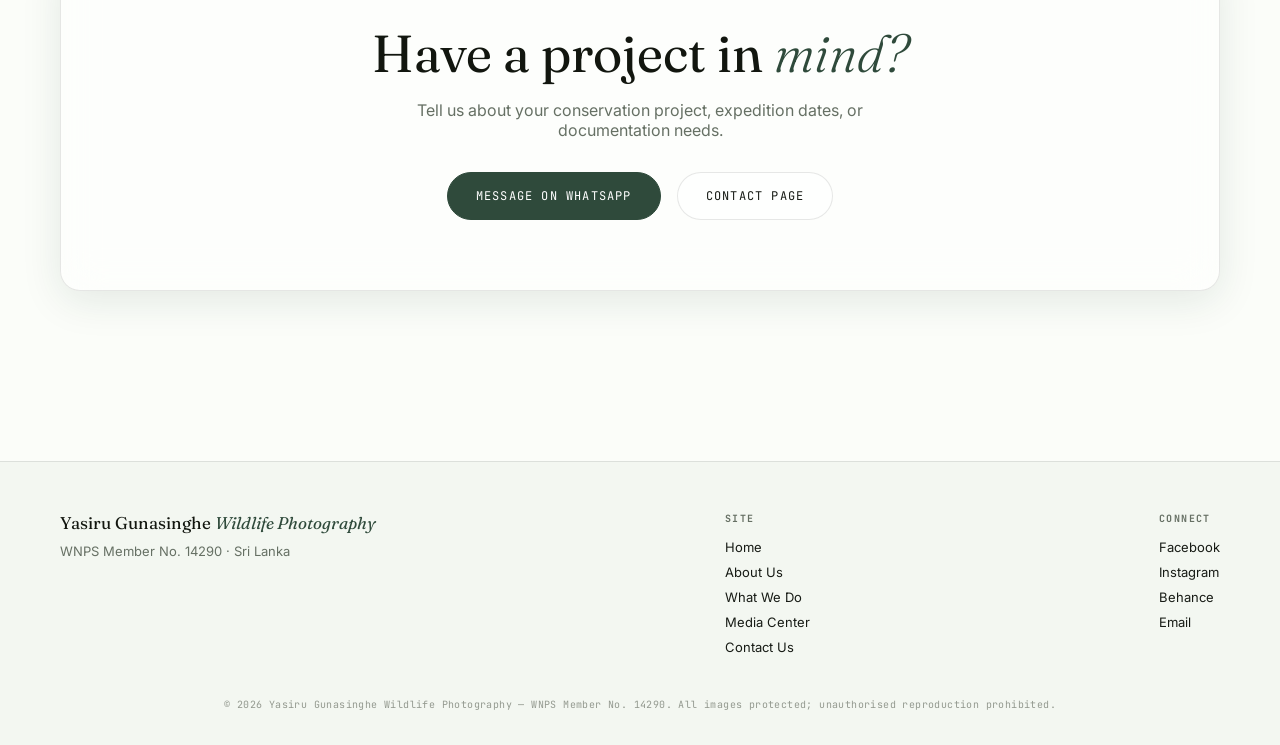
<file: what-we-do.html>
<!DOCTYPE html>
<html lang="en">
<head>
<meta charset="UTF-8">
<meta name="viewport" content="width=device-width, initial-scale=1.0">
<title>What We Do | Yasiru Gunasinghe Wildlife Photography</title>
<meta name="description" content="Conservation photography, wildlife expeditions and nature documentation services by Yasiru Gunasinghe, WNPS member 14290, based in Sri Lanka.">
<link rel="canonical" href="https://www.yasirugunasinghe.com/what-we-do.html">
<link rel="icon" type="image/jpeg" href="Yash Wild Photography logo.jpg">
<link rel="preconnect" href="https://fonts.googleapis.com">
<link rel="preconnect" href="https://fonts.gstatic.com" crossorigin>
<link href="https://fonts.googleapis.com/css2?family=Fraunces:ital,opsz,wght@0,9..144,300;0,9..144,400;0,9..144,500;0,9..144,600;1,9..144,400;1,9..144,500&family=Inter:wght@300;400;500;600&family=JetBrains+Mono:wght@300;400;500&display=swap" rel="stylesheet">
<link rel="stylesheet" href="assets/css/style.css">
</head>
<body data-whatsapp-number="14028087890">

<div class="bg-wash"></div>
<div class="cursor-ring" id="cursorRing"></div>
<div class="cursor-dot" id="cursorDot"></div>

<header>
  <div class="navbar glass">
    <a href="index.html" class="brand">
      <div class="logo-slot"><img src="Yash Wild Photography logo.jpg"></div>
      <div class="brand-name">Yasiru Gunasinghe<span>Wildlife Photography</span></div>
    </a>
    <nav>
      <ul>
        <li><a href="index.html">Home</a></li>
        <li><a href="about.html">About Us</a></li>
        <li><a href="what-we-do.html" class="active">What We Do</a></li>
        <li><a href="gallery.html">Media Center</a></li>
        <li><a href="contact.html">Contact Us</a></li>
      </ul>
    </nav>
    <a href="gallery.html" class="btn small primary">View Gallery</a>
    <button class="nav-toggle" id="navToggle" aria-label="Menu"><span></span></button>
  </div>
</header>

<div class="mobile-menu" id="mobileMenu">
  <a href="index.html">Home</a>
  <a href="about.html">About Us</a>
  <a href="what-we-do.html" class="active">What We Do</a>
  <a href="gallery.html">Media Center</a>
  <a href="contact.html">Contact Us</a>
</div>

<section class="hero-pagehead" style="background-image:url('https://images.unsplash.com/photo-1557050543-4d5f4e07ef46?q=80&w=1800&auto=format&fit=crop');">
  <div class="hero-content">
    <div class="wrap">
      <div class="eyebrow on-dark">WHAT WE DO</div>
      <h1 class="headline">In service of <em>the wild.</em></h1>
    </div>
  </div>
</section>

<section class="section-pad">
  <div class="wrap">
    <div class="section-head reveal">
      <div class="eyebrow">SERVICES</div>
      <h2>Three ways we <em>work together.</em></h2>
      <p>Every engagement is grounded in ethical fieldcraft and WNPS-aligned conservation practice.</p>
    </div>

    <!-- SERVICE CARDS — edit title, description and bullet list per card -->
    <div class="services-grid">
      <div class="service-card glass reveal">
        <div class="icon"><svg viewBox="0 0 24 24" fill="none" stroke="currentColor" stroke-width="1.7"><path d="M2 12s4-7 10-7 10 7 10 7-4 7-10 7-10-7-10-7z"/><circle cx="12" cy="12" r="3"/></svg></div>
        <h3>Conservation Photography</h3>
        <p>Documentary-style imagery made to support conservation storytelling — habitat, behaviour and species records for NGOs, researchers and publications.</p>
        <ul>
          <li>Habitat &amp; species documentation</li>
          <li>Imagery for conservation reports</li>
          <li>Licensing for editorial &amp; NGO use</li>
        </ul>
      </div>

      <div class="service-card glass reveal" style="transition-delay:.08s">
        <div class="icon"><svg viewBox="0 0 24 24" fill="none" stroke="currentColor" stroke-width="1.7"><path d="M3 12h4l3-8 4 16 3-8h4"/></svg></div>
        <h3>Guided Wildlife Expeditions</h3>
        <p>Small, private field trips into Sri Lanka's national parks for collectors and enthusiasts who want to shoot alongside an experienced local eye.</p>
        <ul>
          <li>Yala, Wilpattu &amp; Minneriya circuits</li>
          <li>Private vehicle &amp; hide access</li>
          <li>Best-season timing guidance</li>
        </ul>
      </div>

      <div class="service-card glass reveal" style="transition-delay:.16s">
        <div class="icon"><svg viewBox="0 0 24 24" fill="none" stroke="currentColor" stroke-width="1.7"><rect x="3" y="5" width="18" height="14" rx="2"/><circle cx="9" cy="11" r="2"/><path d="M15 15l-3-3-6 6"/></svg></div>
        <h3>Nature Documentation</h3>
        <p>Long-form nature and landscape documentation across rainforest, wetland and montane habitats — from Sinharaja to Horton Plains.</p>
        <ul>
          <li>Rainforest &amp; wetland series</li>
          <li>Fine art prints &amp; collections</li>
          <li>Custom commissions on request</li>
        </ul>
      </div>
    </div>

    <!-- PROCESS STEPS — edit title/body per step -->
    <div class="process-strip">
      <div class="process-step glass reveal">
        <div class="n">01</div>
        <h4>Enquiry</h4>
        <p>Reach out via WhatsApp or email with your goals, dates and habitat interests.</p>
      </div>
      <div class="process-step glass reveal" style="transition-delay:.06s">
        <div class="n">02</div>
        <h4>Planning</h4>
        <p>Yasiru proposes parks, timing and logistics based on season and target species.</p>
      </div>
      <div class="process-step glass reveal" style="transition-delay:.12s">
        <div class="n">03</div>
        <h4>In the Field</h4>
        <p>Ethical, patient shooting — no baiting or disturbance, WNPS-aligned conduct throughout.</p>
      </div>
      <div class="process-step glass reveal" style="transition-delay:.18s">
        <div class="n">04</div>
        <h4>Delivery</h4>
        <p>Watermark-free originals and prints delivered directly, with usage rights agreed upfront.</p>
      </div>
    </div>
  </div>
</section>

<section class="section-pad" style="padding-top:0;">
  <div class="wrap">
    <div class="cta-panel glass reveal">
      <h2>Have a project in <em>mind?</em></h2>
      <p>Tell us about your conservation project, expedition dates, or documentation needs.</p>
      <div class="cta-actions">
        <a class="btn primary" href="#" data-whatsapp-msg="Hello Yasiru, I'd like to discuss a photography project / expedition with you.">Message on WhatsApp</a>
        <a class="btn" href="contact.html">Contact Page</a>
      </div>
    </div>
  </div>
</section>

<footer>
  <div class="wrap">
    <div class="footer-grid">
      <div>
        <div class="footer-brand">Yasiru Gunasinghe <em>Wildlife Photography</em></div>
        <p style="color:var(--mist);font-size:13px;margin-top:10px;max-width:260px;">WNPS Member No. 14290 &middot; Sri Lanka</p>
      </div>
      <div class="footer-col">
        <h5>Site</h5>
        <a href="index.html">Home</a>
        <a href="about.html">About Us</a>
        <a href="what-we-do.html">What We Do</a>
        <a href="gallery.html">Media Center</a>
        <a href="contact.html">Contact Us</a>
      </div>
      <div class="footer-col">
        <h5>Connect</h5>
        <a href="https://www.facebook.com/profile.php?id=100081124653240" target="_blank" rel="noopener">Facebook</a>
        <a href="https://www.instagram.com/Yasiru_Gunasinghe" target="_blank" rel="noopener">Instagram</a>
        <a href="https://www.behance.net/yasiruphotogr" target="_blank" rel="noopener">Behance</a>
        <a href="mailto:yashphotography.lk0@gmail.com">Email</a>
      </div>
    </div>
    <div class="footer-note">&copy; <span class="js-year"></span> Yasiru Gunasinghe Wildlife Photography — WNPS Member No. 14290. All images protected; unauthorised reproduction prohibited.</div>
  </div>
</footer>

<script src="assets/js/main.js"></script>
</body>
</html>
</file>
<file: assets/css/style.css>
/* ==========================================================================
   Yasiru Gunasinghe Wildlife Photography — shared stylesheet
   Palette: light green / white / black · liquid glass (glassmorphism)
   ========================================================================== */

:root{
  --green-deep:   #2F4A3B;
  --green:        #7FAE8C;
  --green-mid:    #A9CDB4;
  --green-light:  #E3F1E6;
  --black:        #12160F;
  --ink:          #171B15;
  --mist:         #667064;
  --mist-soft:    #93998F;
  --white:        #FBFDF9;
  --paper:        #F3F7F1;

  --glass-fill:      rgba(255,255,255,0.55);
  --glass-fill-soft: rgba(255,255,255,0.38);
  --glass-border:    rgba(23,27,21,0.10);
  --glass-shadow:    0 10px 40px rgba(23,60,38,0.10);

  --glass-fill-dark:   rgba(18,22,15,0.42);
  --glass-border-dark: rgba(255,255,255,0.18);

  --display: 'Fraunces', serif;
  --body: 'Inter', sans-serif;
  --mono: 'JetBrains Mono', monospace;

  --radius: 20px;
  --radius-sm: 12px;
  --container: 1240px;
}

*{margin:0;padding:0;box-sizing:border-box;}
html{scroll-behavior:smooth;}

body{
  background:var(--white);
  color:var(--ink);
  font-family:var(--body);
  overflow-x:hidden;
  -webkit-font-smoothing:antialiased;
  cursor:none;
}
@media (hover:none), (pointer:coarse){ body{cursor:auto;} }

a{color:inherit;text-decoration:none;}
ul{list-style:none;}
img{max-width:100%;display:block;-webkit-user-drag:none;user-select:none;}
button{font-family:inherit;}
::selection{background:rgba(127,174,140,0.35);}

.wrap{max-width:var(--container);margin:0 auto;padding:0 40px;}
section{position:relative;}

/* background texture wash */
.bg-wash{
  position:fixed;inset:0;z-index:-1;pointer-events:none;
  background:
    radial-gradient(900px circle at 12% -6%, rgba(127,174,140,0.16), transparent 55%),
    radial-gradient(700px circle at 96% 10%, rgba(127,174,140,0.10), transparent 50%),
    var(--white);
}

/* ---------- custom cursor ---------- */
.cursor-ring{
  position:fixed;top:0;left:0;width:26px;height:26px;
  border:1px solid rgba(23,27,21,0.55);
  border-radius:50%;pointer-events:none;z-index:9999;
  transform:translate(-50%,-50%);
  transition:width .25s ease,height .25s ease,border-color .25s ease,background .25s ease;
}
.cursor-ring::before{
  content:'';position:absolute;top:50%;left:50%;width:3px;height:3px;
  background:var(--green-deep);border-radius:50%;transform:translate(-50%,-50%);
}
.cursor-ring.hovered{width:58px;height:58px;background:rgba(127,174,140,0.14);border-color:var(--green);}
.cursor-ring.on-dark{border-color:rgba(255,255,255,0.7);}
.cursor-ring.on-dark::before{background:#fff;}
.cursor-dot{position:fixed;top:0;left:0;width:4px;height:4px;background:var(--green-deep);border-radius:50%;pointer-events:none;z-index:9999;transform:translate(-50%,-50%);}
@media (hover:none), (pointer:coarse){ .cursor-ring,.cursor-dot{display:none;} }

/* ---------- glass utility ---------- */
.glass{
  background:var(--glass-fill);
  backdrop-filter:blur(20px) saturate(140%);
  -webkit-backdrop-filter:blur(20px) saturate(140%);
  border:1px solid var(--glass-border);
  border-radius:var(--radius);
  box-shadow:var(--glass-shadow), inset 0 1px 0 rgba(255,255,255,0.5);
  position:relative;overflow:hidden;
}
.glass::after{
  content:'';position:absolute;inset:0;pointer-events:none;
  background:radial-gradient(380px circle at var(--mx,50%) var(--my,50%), rgba(127,174,140,0.20), transparent 60%);
  opacity:0;transition:opacity .35s ease;
}
.glass:hover::after{opacity:1;}
.glass-dark{
  background:var(--glass-fill-dark);
  backdrop-filter:blur(18px) saturate(140%);
  -webkit-backdrop-filter:blur(18px) saturate(140%);
  border:1px solid var(--glass-border-dark);
  color:#fff;
}
.glass-dark::after{background:radial-gradient(380px circle at var(--mx,50%) var(--my,50%), rgba(255,255,255,0.14), transparent 60%);}

/* ---------- eyebrow / headings ---------- */
.eyebrow{
  font-family:var(--mono);font-size:11px;letter-spacing:.26em;text-transform:uppercase;
  color:var(--green-deep);display:flex;align-items:center;gap:12px;
}
.eyebrow::before{content:'';width:28px;height:1px;background:var(--green);display:inline-block;}
.eyebrow.on-dark{color:var(--green-mid);}
.eyebrow.on-dark::before{background:rgba(255,255,255,0.5);}

.section-head{max-width:640px;margin-bottom:50px;}
.section-head h2{font-family:var(--display);font-weight:400;font-size:clamp(30px,4vw,48px);margin-top:16px;line-height:1.1;color:var(--black);}
.section-head h2 em{font-style:italic;color:var(--green-deep);font-weight:300;}
.section-head p{color:var(--mist);font-weight:400;margin-top:16px;line-height:1.7;}
.section-pad{padding:110px 0;}
@media (max-width:720px){ .section-pad{padding:76px 0;} .wrap{padding:0 22px;} }

/* ---------- buttons ---------- */
.btn{
  display:inline-flex;align-items:center;gap:10px;padding:15px 28px;border-radius:100px;
  font-family:var(--mono);font-size:12px;letter-spacing:.1em;text-transform:uppercase;
  border:1px solid var(--glass-border);background:rgba(255,255,255,0.5);color:var(--ink);
  transition:all .35s ease;cursor:pointer;
}
.btn:hover{background:#fff;border-color:var(--green);box-shadow:0 8px 30px rgba(127,174,140,0.30);transform:translateY(-1px);}
.btn.primary{background:var(--green-deep);color:#fff;border-color:var(--green-deep);}
.btn.primary:hover{background:#26402f;box-shadow:0 10px 34px rgba(47,74,59,0.35);}
.btn.on-dark{background:rgba(255,255,255,0.12);color:#fff;border-color:rgba(255,255,255,0.3);}
.btn.on-dark:hover{background:rgba(255,255,255,0.22);}
.btn.small{padding:10px 18px;font-size:10px;}
.btn svg{width:14px;height:14px;}

/* ============================================================
   NAV
   ============================================================ */
header{position:fixed;top:0;left:0;right:0;z-index:100;padding:18px 0;display:flex;justify-content:center;}
.navbar{width:calc(100% - 80px);max-width:1200px;display:flex;align-items:center;justify-content:space-between;padding:11px 20px;border-radius:100px;}
.brand{display:flex;align-items:center;gap:12px;}
.logo-slot{
  width:38px;height:38px;border-radius:50%;border:1px solid var(--glass-border);
  display:flex;align-items:center;justify-content:center;overflow:hidden;flex-shrink:0;
  font-family:var(--display);font-style:italic;font-size:15px;background:rgba(255,255,255,0.6);color:var(--green-deep);
}
.logo-slot img{width:100%;height:100%;object-fit:cover;}
.brand-name{font-family:var(--display);font-size:15px;color:var(--black);line-height:1.1;}
.brand-name span{display:block;font-family:var(--mono);font-size:9px;letter-spacing:.2em;color:var(--mist);text-transform:uppercase;margin-top:2px;}
nav ul{display:flex;gap:30px;}
nav a{font-size:13px;color:var(--mist);position:relative;padding-bottom:3px;transition:color .3s ease;}
nav a:hover, nav a.active{color:var(--green-deep);}
nav a::after{content:'';position:absolute;left:0;bottom:0;width:0;height:1px;background:var(--green-deep);transition:width .3s ease;}
nav a:hover::after, nav a.active::after{width:100%;}
.nav-toggle{display:none;width:38px;height:38px;border-radius:50%;border:1px solid var(--glass-border);align-items:center;justify-content:center;cursor:pointer;background:transparent;}
.nav-toggle span,.nav-toggle span::before,.nav-toggle span::after{content:'';display:block;width:16px;height:1px;background:var(--ink);position:relative;}
.nav-toggle span::before{position:absolute;top:-5px;}
.nav-toggle span::after{position:absolute;top:5px;}
.mobile-menu{position:fixed;inset:0;z-index:99;background:rgba(251,253,249,0.97);backdrop-filter:blur(20px);display:flex;flex-direction:column;align-items:center;justify-content:center;gap:28px;opacity:0;pointer-events:none;transition:opacity .4s ease;}
.mobile-menu.open{opacity:1;pointer-events:all;}
.mobile-menu a{font-family:var(--display);font-size:26px;color:var(--ink);}
.mobile-menu a.active{color:var(--green-deep);font-style:italic;}
@media (max-width:820px){
  nav ul{display:none;}
  .nav-toggle{display:flex;}
  .navbar{width:calc(100% - 32px);padding:9px 16px;}
}

/* ============================================================
   HERO (with background wildlife image)
   ============================================================ */
.hero-bg{
  min-height:100vh;position:relative;display:flex;align-items:flex-end;
  background-size:cover;background-position:center;
}
.hero-bg::before{
  content:'';position:absolute;inset:0;
  background:linear-gradient(180deg, rgba(18,22,15,0.35) 0%, rgba(18,22,15,0.20) 40%, rgba(18,22,15,0.78) 100%);
}
.hero-content{position:relative;z-index:2;padding:0 0 90px;width:100%;color:#fff;}
.hero-content .wrap{max-width:980px;}
h1.headline{font-family:var(--display);font-weight:400;font-size:clamp(40px,7.2vw,92px);line-height:1.0;letter-spacing:-0.01em;}
h1.headline em{font-style:italic;font-weight:300;color:var(--green-mid);}
.hero-sub{margin-top:24px;max-width:540px;font-size:16px;line-height:1.75;font-weight:300;color:rgba(255,255,255,0.86);}
.hero-actions{margin-top:38px;display:flex;gap:16px;flex-wrap:wrap;}
.hero-pagehead{
  min-height:56vh;display:flex;align-items:flex-end;background-size:cover;background-position:center;position:relative;
}
.hero-pagehead::before{content:'';position:absolute;inset:0;background:linear-gradient(180deg, rgba(18,22,15,0.30) 0%, rgba(18,22,15,0.75) 100%);}
.hero-pagehead .hero-content{padding-bottom:64px;}
.hero-pagehead h1.headline{font-size:clamp(34px,6vw,66px);}

/* ---------- stats strip ---------- */
.stats-strip{display:grid;grid-template-columns:repeat(4,1fr);}
.stat{padding:34px 26px;border-right:1px solid var(--glass-border);}
.stat:last-child{border-right:none;}
.stat .num{font-family:var(--display);font-size:34px;font-style:italic;color:var(--green-deep);}
.stat .lbl{font-family:var(--mono);font-size:10px;letter-spacing:.12em;text-transform:uppercase;color:var(--mist);margin-top:8px;}
@media (max-width:820px){ .stats-strip{grid-template-columns:repeat(2,1fr);} .stat:nth-child(2){border-right:none;} }

/* ============================================================
   ABOUT
   ============================================================ */
.about-grid{display:grid;grid-template-columns:0.85fr 1.15fr;gap:60px;align-items:start;}
.portrait-frame{border-radius:22px;overflow:hidden;position:relative;border:1px solid var(--glass-border);aspect-ratio:4/5;}
.portrait-frame img{width:100%;height:100%;object-fit:cover;}
.portrait-frame .frame-corner{position:absolute;width:22px;height:22px;border-color:rgba(255,255,255,0.85);}
.frame-tl{top:14px;left:14px;border-top:1px solid;border-left:1px solid;}
.frame-br{bottom:14px;right:14px;border-bottom:1px solid;border-right:1px solid;}
.about-copy p{color:var(--mist);font-weight:400;line-height:1.85;font-size:15.5px;margin-bottom:18px;}
.about-copy p strong{color:var(--ink);font-weight:600;}
.wnps-badge{margin-top:28px;padding:22px 26px;display:flex;align-items:center;gap:18px;}
.wnps-ring{width:56px;height:56px;border-radius:50%;border:1px solid var(--glass-border);display:flex;align-items:center;justify-content:center;flex-shrink:0;font-family:var(--display);font-style:italic;font-size:20px;color:var(--green-deep);position:relative;background:var(--green-light);overflow:hidden;}
.wnps-ring::before{content:'';position:absolute;inset:5px;border:1px dashed rgba(47,74,59,0.3);border-radius:50%;pointer-events:none;}
.wnps-ring img{width:100%;height:100%;object-fit:cover;border-radius:50%;}
.wnps-text .label{font-family:var(--mono);font-size:10px;letter-spacing:.16em;text-transform:uppercase;color:var(--mist);}
.wnps-text .name{font-family:var(--display);font-size:16px;margin-top:4px;color:var(--black);}
.wnps-text .id{font-family:var(--mono);font-size:12px;color:var(--green-deep);margin-top:3px;}
.social-row{margin-top:30px;display:flex;gap:12px;flex-wrap:wrap;}
.social-pill{display:flex;align-items:center;gap:9px;padding:11px 20px;border-radius:100px;font-family:var(--mono);font-size:11px;}
.social-pill svg{width:14px;height:14px;color:var(--green-deep);}

.timeline{margin-top:60px;display:grid;grid-template-columns:repeat(4,1fr);gap:20px;}
.timeline-item{padding:26px 22px;}
.timeline-item .yr{font-family:var(--mono);font-size:11px;color:var(--green-deep);letter-spacing:.1em;}
.timeline-item h4{font-family:var(--display);font-size:18px;margin:12px 0 8px;}
.timeline-item p{color:var(--mist);font-size:13.5px;line-height:1.6;}
@media (max-width:1000px){ .about-grid{grid-template-columns:1fr;} .timeline{grid-template-columns:repeat(2,1fr);} }

/* ============================================================
   SERVICES ("What We Do")
   ============================================================ */
.services-grid{display:grid;grid-template-columns:repeat(3,1fr);gap:24px;}
.service-card{padding:36px 30px;}
.service-card .icon{width:52px;height:52px;border-radius:16px;background:var(--green-light);display:flex;align-items:center;justify-content:center;margin-bottom:22px;}
.service-card .icon svg{width:24px;height:24px;color:var(--green-deep);}
.service-card h3{font-family:var(--display);font-size:22px;font-weight:400;margin-bottom:12px;color:var(--black);}
.service-card p{color:var(--mist);font-size:14.5px;line-height:1.75;}
.service-card ul{margin-top:16px;}
.service-card li{font-family:var(--mono);font-size:11px;color:var(--green-deep);padding:6px 0;border-top:1px solid var(--glass-border);letter-spacing:.03em;}
@media (max-width:900px){ .services-grid{grid-template-columns:1fr;} }

.process-strip{display:grid;grid-template-columns:repeat(4,1fr);gap:20px;margin-top:60px;}
.process-step{padding:24px 20px;text-align:left;}
.process-step .n{font-family:var(--display);font-style:italic;font-size:26px;color:var(--green-mid);}
.process-step h4{font-family:var(--display);font-size:16px;margin:10px 0 6px;}
.process-step p{color:var(--mist);font-size:13px;line-height:1.6;}
@media (max-width:820px){ .process-strip{grid-template-columns:repeat(2,1fr);} }

/* ============================================================
   GALLERY / MEDIA CENTER
   ============================================================ */
.gallery-toolbar{display:flex;justify-content:space-between;align-items:flex-end;flex-wrap:wrap;gap:24px;margin-bottom:50px;}
.filters{display:flex;gap:10px;flex-wrap:wrap;}
.filter-btn{padding:9px 18px;border-radius:100px;border:1px solid var(--glass-border);font-family:var(--mono);font-size:11px;letter-spacing:.06em;text-transform:uppercase;color:var(--mist);background:rgba(255,255,255,0.5);cursor:pointer;transition:all .3s ease;}
.filter-btn:hover{color:var(--green-deep);border-color:var(--green);}
.filter-btn.active{background:var(--green-deep);color:#fff;border-color:var(--green-deep);}

.search-row{position:relative;max-width:280px;width:100%;}
.search-row input{
  width:100%;padding:11px 16px 11px 38px;border-radius:100px;border:1px solid var(--glass-border);
  background:rgba(255,255,255,0.5);font-family:var(--mono);font-size:12px;color:var(--ink);outline:none;
}
.search-row input:focus{border-color:var(--green);}
.search-row svg{position:absolute;left:14px;top:50%;transform:translateY(-50%);width:14px;height:14px;color:var(--mist);}

.gallery-grid{display:grid;grid-template-columns:repeat(3,1fr);gap:26px;}
.photo-card{display:flex;flex-direction:column;opacity:0;transform:translateY(24px);transition:opacity .7s cubic-bezier(.16,1,.3,1), transform .7s cubic-bezier(.16,1,.3,1);}
.photo-card.in-view{opacity:1;transform:translateY(0);}
.photo-card[data-size="tall"]{grid-row:span 2;}
.photo-card:hover{transform:translateY(-6px);}

.photo-frame{position:relative;border-radius:18px;overflow:hidden;border:1px solid var(--glass-border);flex:1;min-height:250px;background:var(--paper);cursor:pointer;}
.photo-frame img{width:100%;height:100%;object-fit:cover;display:block;transition:transform .6s cubic-bezier(.16,1,.3,1);}
.photo-card:hover .photo-frame img{transform:scale(1.045);}

/* ==========================================================================
   GLOBAL AUTOMATIC WATERMARK
   Applied purely in CSS to every image frame on the site — hero banners,
   the portrait, and every gallery photo. Nothing needs to be added per
   image; any element with one of the classes below gets the stamp
   automatically. To change the watermark text, edit the two lines
   marked "WATERMARK TEXT" below (search this file for that phrase).
   ========================================================================== */
.photo-frame,
.portrait-frame,
.hero-bg,
.hero-pagehead{ position:relative; } /* required so the stamp can be positioned inside */

.photo-frame::after,
.portrait-frame::after,
.hero-bg::after,
.hero-pagehead::after{
  content:"© Yasiru Gunasinghe Wildlife Photography";     /* <-- WATERMARK TEXT (1/2) */
  position:absolute;
  bottom:14px; right:16px;
  z-index:5;
  font-family:var(--mono);
  font-size:10.5px;
  letter-spacing:.02em;
  color:rgba(255,255,255,0.92);
  background:rgba(15,20,13,0.4);
  backdrop-filter:blur(6px);-webkit-backdrop-filter:blur(6px);
  padding:6px 12px;
  border-radius:7px;
  border:1px solid rgba(255,255,255,0.14);
  pointer-events:none;
  white-space:nowrap;
}
/* Hero banners sit lower in the viewport, so nudge their stamp up slightly */
.hero-bg::after,
.hero-pagehead::after{ bottom:26px; }
@media (max-width:560px){
  .photo-frame::after,
  .portrait-frame::after,
  .hero-bg::after,
  .hero-pagehead::after{ font-size:9px; padding:5px 9px; }
}
.media-overlay{position:absolute;inset:0;background:linear-gradient(180deg, transparent 40%, rgba(15,20,13,0.86) 100%);opacity:0;transition:opacity .4s ease;display:flex;flex-direction:column;justify-content:flex-end;padding:22px;}
.photo-card:hover .media-overlay{opacity:1;}
.overlay-top{position:absolute;top:16px;left:16px;right:16px;display:flex;justify-content:space-between;align-items:flex-start;opacity:0;transition:opacity .4s ease;}
.photo-card:hover .overlay-top{opacity:1;}
.id-tag{font-family:var(--mono);font-size:10px;letter-spacing:.08em;padding:6px 12px;border-radius:100px;background:rgba(15,20,13,0.5);backdrop-filter:blur(8px);border:1px solid rgba(255,255,255,0.2);color:#fff;}
.protected-tag{font-family:var(--mono);font-size:9px;letter-spacing:.08em;color:#dfe8dd;display:flex;align-items:center;gap:5px;padding:6px 10px;border-radius:100px;background:rgba(15,20,13,0.5);backdrop-filter:blur(8px);border:1px solid rgba(255,255,255,0.14);}
.protected-tag svg{width:10px;height:10px;}
.overlay-info h3{font-family:var(--display);font-size:19px;font-weight:400;color:#fff;margin-bottom:6px;}
.overlay-meta{font-family:var(--mono);font-size:10.5px;color:var(--green-mid);letter-spacing:.04em;margin-bottom:10px;}
.hashtags{display:flex;flex-wrap:wrap;gap:6px;margin-bottom:16px;}
.hashtags span{font-family:var(--mono);font-size:9.5px;color:#cfe0d1;background:rgba(255,255,255,0.08);padding:3px 9px;border-radius:100px;}
.buy-row{display:flex;align-items:center;justify-content:space-between;gap:10px;}
.price-tag{font-family:var(--mono);font-size:13px;color:#fff;}
.buy-btn{display:flex;align-items:center;gap:8px;padding:10px 18px;border-radius:100px;background:var(--green);color:#0f1a13;font-family:var(--mono);font-size:10.5px;letter-spacing:.06em;text-transform:uppercase;border:none;cursor:pointer;transition:all .3s ease;white-space:nowrap;}
.buy-btn:hover{background:#94c2a0;box-shadow:0 0 24px rgba(127,174,140,0.5);transform:translateY(-1px);}
.buy-btn svg{width:13px;height:13px;}
.photo-caption{padding:16px 4px 0;display:flex;justify-content:space-between;align-items:baseline;}
.cap-title{font-family:var(--display);font-size:16px;color:var(--black);}
.cap-loc{font-family:var(--mono);font-size:10px;color:var(--mist);letter-spacing:.05em;text-transform:uppercase;}
.empty-state{grid-column:1/-1;padding:60px 20px;text-align:center;color:var(--mist);font-family:var(--mono);font-size:13px;}

@media (max-width:1000px){ .gallery-grid{grid-template-columns:repeat(2,1fr);} }
@media (max-width:640px){ .gallery-grid{grid-template-columns:1fr;} .photo-card[data-size="tall"]{grid-row:span 1;} }

/* ============================================================
   CONTACT
   ============================================================ */
.contact-grid{display:grid;grid-template-columns:1fr 1fr;gap:26px;}
.contact-card{padding:36px 32px;}
.contact-card h3{font-family:var(--display);font-size:22px;margin-bottom:10px;color:var(--black);}
.contact-card p{color:var(--mist);font-size:14px;line-height:1.7;margin-bottom:22px;}
.contact-links{display:flex;flex-direction:column;gap:12px;}
.contact-links a{display:flex;align-items:center;gap:12px;padding:14px 18px;border-radius:14px;border:1px solid var(--glass-border);background:rgba(255,255,255,0.5);font-family:var(--mono);font-size:12.5px;transition:all .3s ease;}
.contact-links a:hover{border-color:var(--green);background:#fff;transform:translateX(4px);}
.contact-links svg{width:16px;height:16px;color:var(--green-deep);flex-shrink:0;}
.contact-form{display:flex;flex-direction:column;gap:14px;}
.contact-form input, .contact-form textarea{
  padding:14px 16px;border-radius:12px;border:1px solid var(--glass-border);background:rgba(255,255,255,0.5);
  font-family:var(--body);font-size:14px;color:var(--ink);outline:none;resize:vertical;
}
.contact-form input:focus, .contact-form textarea:focus{border-color:var(--green);}
.contact-form label{font-family:var(--mono);font-size:10px;letter-spacing:.1em;text-transform:uppercase;color:var(--mist);margin-bottom:-6px;}
@media (max-width:900px){ .contact-grid{grid-template-columns:1fr;} }

/* ============================================================
   CTA PANEL (shared, e.g. before footer)
   ============================================================ */
.cta-panel{padding:70px 60px;text-align:center;}
.cta-panel h2{font-family:var(--display);font-size:clamp(28px,5vw,52px);font-weight:400;line-height:1.1;color:var(--black);}
.cta-panel h2 em{font-style:italic;color:var(--green-deep);font-weight:300;}
.cta-panel p{color:var(--mist);margin:18px auto 32px;max-width:480px;}
.cta-actions{display:flex;justify-content:center;gap:16px;flex-wrap:wrap;}
@media (max-width:720px){ .cta-panel{padding:50px 24px;} }

/* ============================================================
   FOOTER
   ============================================================ */
footer{padding:50px 0 34px;border-top:1px solid var(--glass-border);margin-top:60px;background:var(--paper);}
.footer-grid{display:flex;justify-content:space-between;align-items:flex-start;flex-wrap:wrap;gap:30px;}
.footer-brand{font-family:var(--display);font-size:17px;color:var(--black);}
.footer-brand em{font-style:italic;color:var(--green-deep);}
.footer-col h5{font-family:var(--mono);font-size:10px;letter-spacing:.14em;text-transform:uppercase;color:var(--mist);margin-bottom:14px;}
.footer-col a{display:block;font-size:13px;color:var(--ink);margin-bottom:9px;}
.footer-col a:hover{color:var(--green-deep);}
.footer-links{display:flex;gap:22px;flex-wrap:wrap;}
.footer-links a{font-family:var(--mono);font-size:11px;color:var(--mist);letter-spacing:.05em;}
.footer-links a:hover{color:var(--green-deep);}
.footer-note{font-family:var(--mono);font-size:10px;color:var(--mist-soft);margin-top:34px;text-align:center;letter-spacing:.04em;}

/* ---------- reveal on scroll ---------- */
.reveal{opacity:0;transform:translateY(28px);transition:opacity .9s cubic-bezier(.16,1,.3,1), transform .9s cubic-bezier(.16,1,.3,1);}
.reveal.in-view{opacity:1;transform:translateY(0);}

/* ---------- admin page ---------- */
.admin-shell{display:grid;grid-template-columns:1fr 1.1fr;gap:30px;align-items:start;}
.admin-form{padding:34px;display:flex;flex-direction:column;gap:16px;}
.admin-form h3{font-family:var(--display);font-size:22px;margin-bottom:4px;}
.admin-form .field{display:flex;flex-direction:column;gap:6px;}
.admin-form label{font-family:var(--mono);font-size:10px;letter-spacing:.1em;text-transform:uppercase;color:var(--mist);}
.admin-form input, .admin-form select, .admin-form textarea{
  padding:13px 15px;border-radius:12px;border:1px solid var(--glass-border);background:rgba(255,255,255,0.6);
  font-family:var(--body);font-size:13.5px;color:var(--ink);outline:none;
}
.admin-form input:focus, .admin-form select:focus, .admin-form textarea:focus{border-color:var(--green);}
.admin-form .hint{font-family:var(--mono);font-size:10.5px;color:var(--mist-soft);}
.admin-preview{padding:24px;}
.admin-list{margin-top:20px;display:flex;flex-direction:column;gap:10px;}
.admin-row{display:flex;align-items:center;justify-content:space-between;padding:12px 16px;border-radius:12px;border:1px solid var(--glass-border);background:rgba(255,255,255,0.5);font-family:var(--mono);font-size:12px;}
.admin-row button{border:none;background:transparent;color:#b34c4c;cursor:pointer;font-family:var(--mono);font-size:11px;text-transform:uppercase;}
.notice-banner{padding:14px 20px;border-radius:14px;font-family:var(--mono);font-size:11.5px;color:var(--green-deep);background:var(--green-light);border:1px solid rgba(127,174,140,0.35);margin-bottom:26px;line-height:1.6;}
@media (max-width:900px){ .admin-shell{grid-template-columns:1fr;} }

/* ============================================================
   LIGHTBOX — full-screen click-to-zoom modal
   ============================================================ */
.lightbox{
  position:fixed;inset:0;z-index:1000;
  display:flex;align-items:center;justify-content:center;
  opacity:0;pointer-events:none;
  transition:opacity .4s ease;
}
.lightbox.open{opacity:1;pointer-events:all;}
.lightbox-backdrop{
  position:absolute;inset:0;
  background:rgba(10,14,9,0.86);
  backdrop-filter:blur(6px);-webkit-backdrop-filter:blur(6px);
}
.lightbox-stage{
  position:relative;z-index:2;
  display:grid;grid-template-columns:1.4fr 1fr;
  gap:0;max-width:1100px;width:92%;max-height:86vh;
  border-radius:24px;overflow:hidden;
  box-shadow:0 40px 100px rgba(0,0,0,0.5);
  transform:scale(.96);transition:transform .4s cubic-bezier(.16,1,.3,1);
}
.lightbox.open .lightbox-stage{transform:scale(1);}
.lightbox-media{position:relative;background:#0d110b;display:flex;align-items:center;justify-content:center;border-radius:0;overflow:hidden;}
.lightbox-image{width:100%;height:100%;max-height:86vh;object-fit:contain;display:block;}
.lightbox-panel{padding:38px 34px;display:flex;flex-direction:column;overflow-y:auto;}
.lightbox-panel h3{font-family:var(--display);font-size:26px;font-weight:400;margin:14px 0 8px;color:#fff;}
.lightbox-panel .overlay-meta{color:var(--green-mid);margin-bottom:16px;}
.lightbox-panel .lb-desc{color:rgba(255,255,255,0.78);font-size:14px;line-height:1.7;font-weight:300;margin-bottom:16px;}
.lightbox-panel .hashtags{margin-bottom:6px;}
.lightbox-panel .price-tag{color:#fff;font-size:15px;}
.lightbox-close{
  position:absolute;top:22px;right:26px;z-index:5;
  width:42px;height:42px;border-radius:50%;
  background:rgba(255,255,255,0.1);border:1px solid rgba(255,255,255,0.25);
  color:#fff;display:flex;align-items:center;justify-content:center;cursor:pointer;
  transition:all .3s ease;
}
.lightbox-close:hover{background:rgba(255,255,255,0.22);transform:rotate(90deg);}
.lightbox-close svg{width:16px;height:16px;}
.lightbox-nav{
  position:relative;z-index:3;
  width:48px;height:48px;border-radius:50%;
  background:rgba(255,255,255,0.08);border:1px solid rgba(255,255,255,0.2);
  color:#fff;display:flex;align-items:center;justify-content:center;cursor:pointer;
  margin:0 22px;transition:all .3s ease;flex-shrink:0;
}
.lightbox-nav:hover{background:rgba(255,255,255,0.2);}
.lightbox-nav svg{width:18px;height:18px;}
.lightbox-prev svg{transform:rotate(180deg);}
@media (max-width:900px){
  .lightbox-stage{grid-template-columns:1fr;max-height:92vh;overflow-y:auto;}
  .lightbox-image{max-height:52vh;}
  .lightbox-nav{position:fixed;top:50%;transform:translateY(-50%);margin:0;}
  .lightbox-prev{left:14px;}
  .lightbox-next{right:14px;}
  .lightbox-close{top:14px;right:14px;}
}

/* ---------- logo image inside nav slot ---------- */
.logo-slot img{width:100%;height:100%;object-fit:cover;display:block;}
</file>
